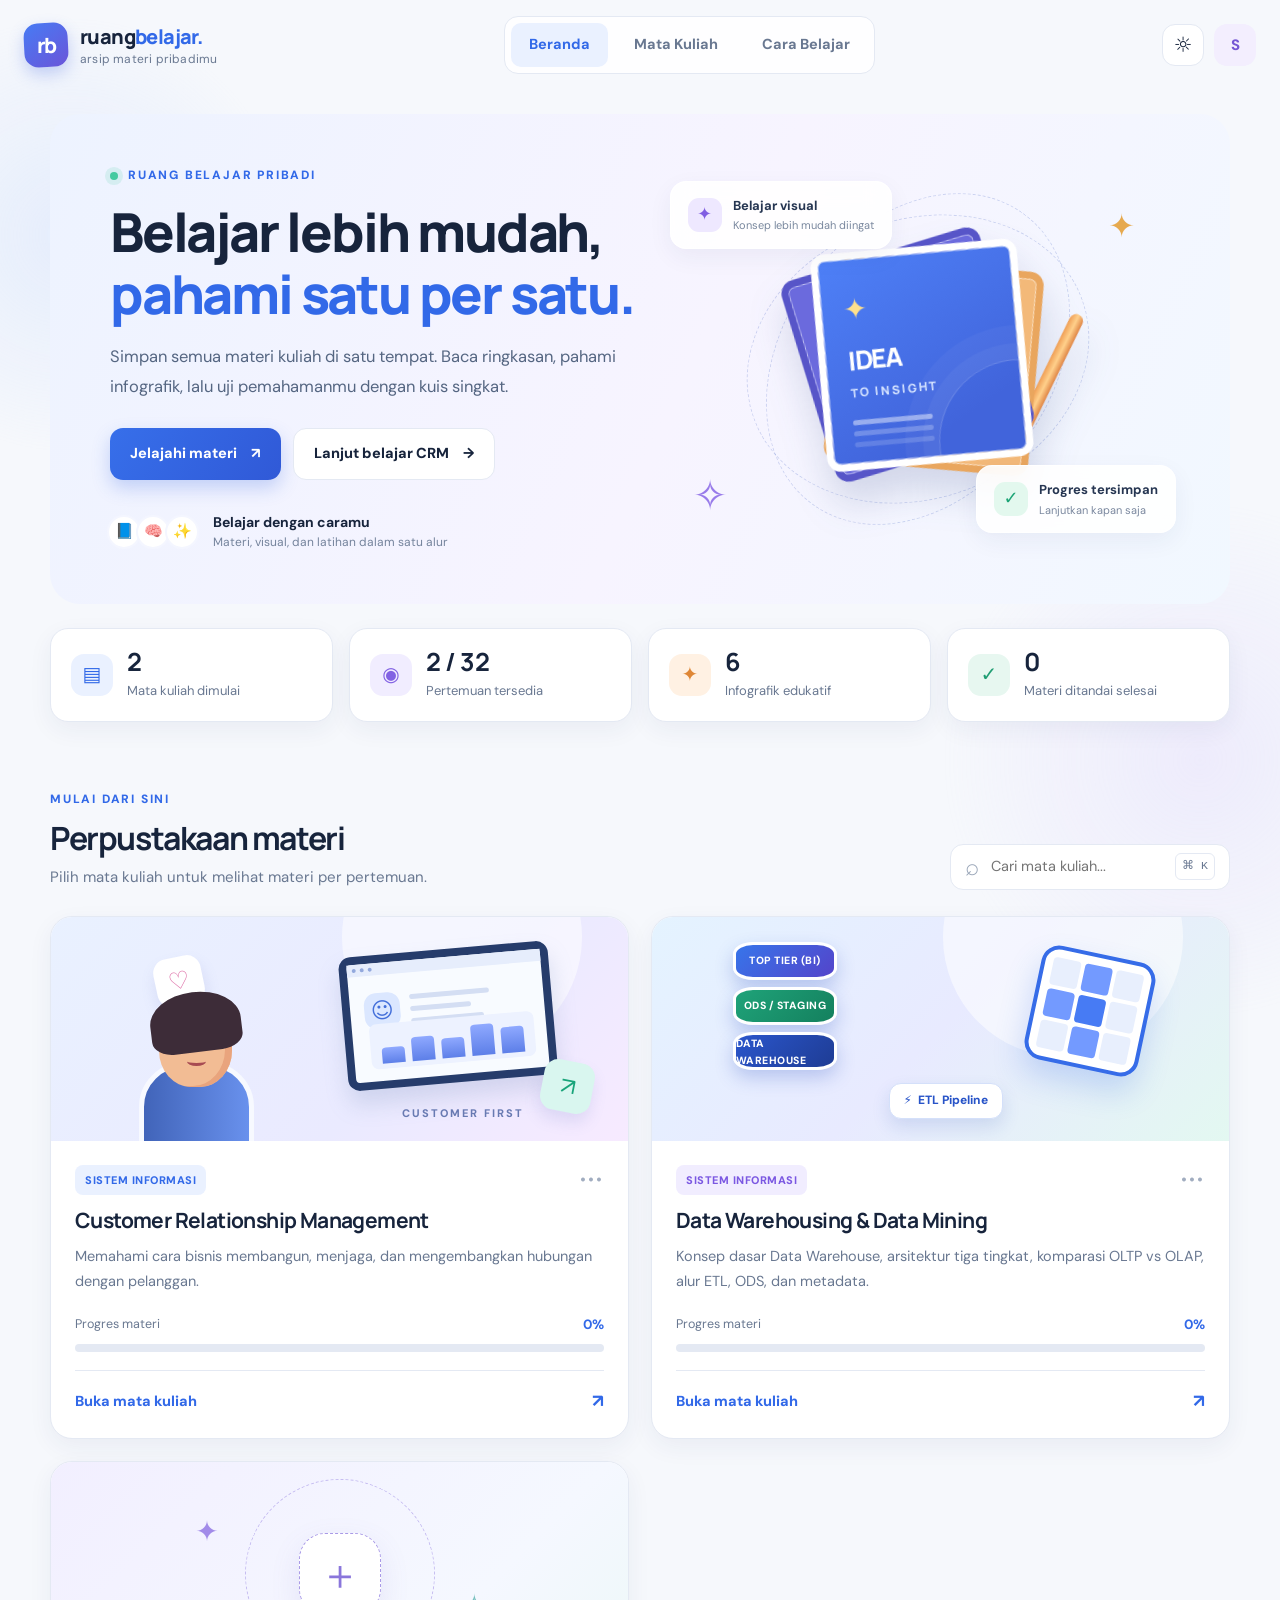
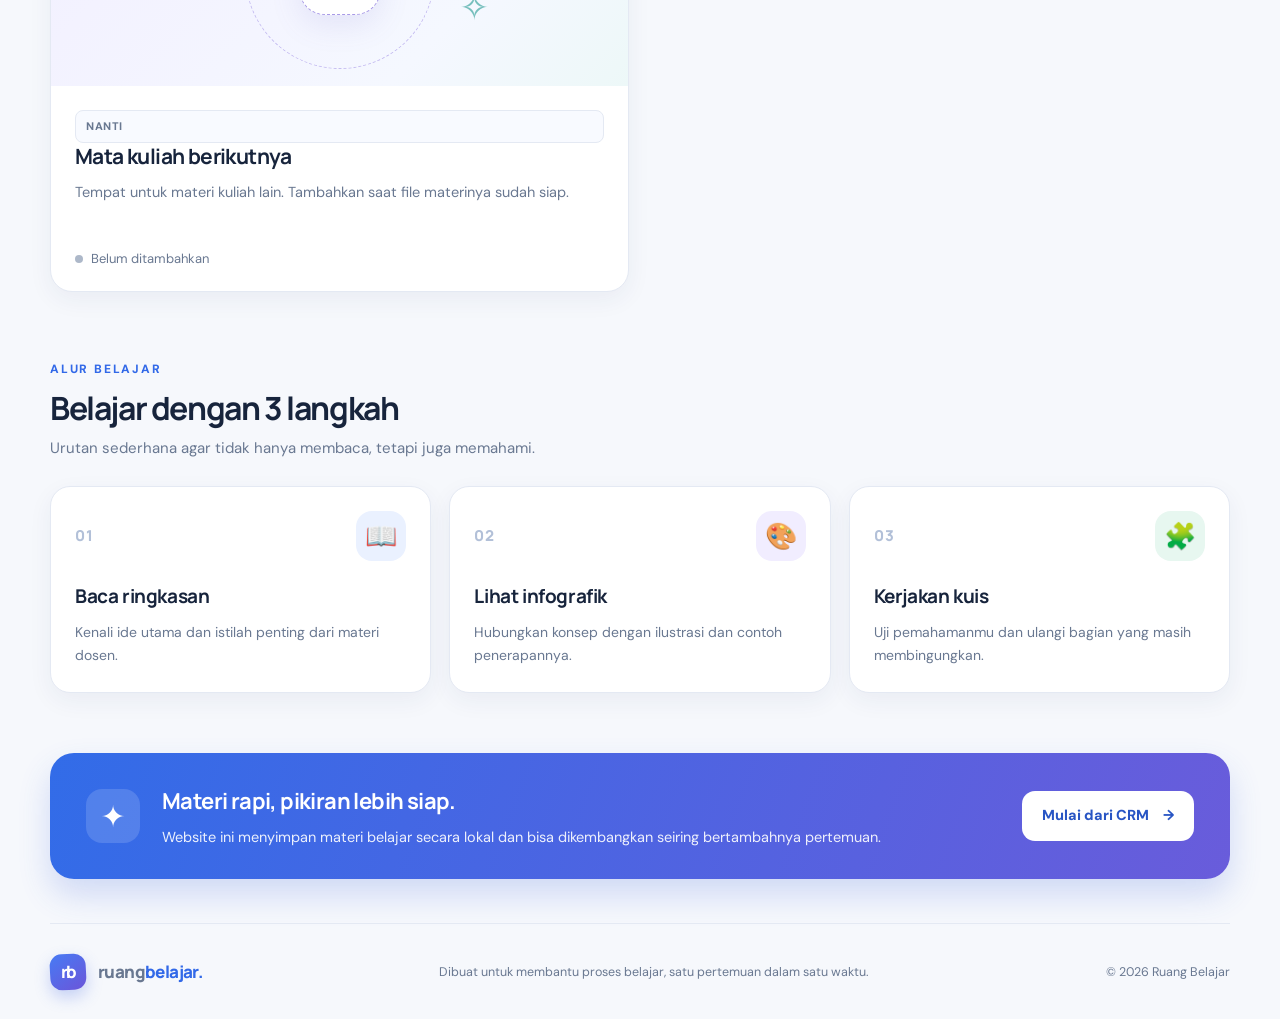
<file: index.html>
<!DOCTYPE html>
<html lang="id">
<head>
  <meta charset="UTF-8" />
  <meta name="viewport" content="width=device-width, initial-scale=1.0" />
  <meta name="theme-color" content="#f5f7fb" />
  <meta name="description" content="Perpustakaan materi kuliah pribadi dengan ringkasan, infografik, dan kuis." />
  <title>Ruang Belajar — Materi Kuliah</title>
  <link rel="stylesheet" href="assets/css/styles.css" />
</head>
<body>
  <div class="ambient ambient-one"></div><div class="ambient ambient-two"></div>
  <header class="site-header">
    <a class="brand" href="index.html" aria-label="Ruang Belajar, beranda">
      <span class="brand-mark"><span>rb</span></span>
      <span class="brand-copy"><strong>ruang<span>belajar.</span></strong><small>arsip materi pribadimu</small></span>
    </a>
    <nav class="top-nav" aria-label="Navigasi utama">
      <a class="active" href="index.html">Beranda</a>
      <a href="#daftar-mata-kuliah">Mata Kuliah</a>
      <a href="#cara-belajar">Cara Belajar</a>
    </nav>
    <div class="header-actions">
      <button class="icon-button" id="themeToggle" aria-label="Ganti tema" title="Ganti tema">☼</button>
      <a class="avatar" href="#tentang" aria-label="Tentang website">S</a>
    </div>
  </header>

  <main class="page-shell">
    <section class="hero home-hero">
      <div class="hero-copy">
        <div class="eyebrow"><span class="eyebrow-dot"></span> RUANG BELAJAR PRIBADI</div>
        <h1>Belajar lebih mudah,<br /><span>pahami satu per satu.</span></h1>
        <p>Simpan semua materi kuliah di satu tempat. Baca ringkasan, pahami infografik, lalu uji pemahamanmu dengan kuis singkat.</p>
        <div class="hero-buttons">
          <a class="button button-primary" href="#daftar-mata-kuliah">Jelajahi materi <span aria-hidden="true">↗</span></a>
          <a class="button button-quiet" href="mata-kuliah/crm/index.html">Lanjut belajar CRM <span aria-hidden="true">→</span></a>
        </div>
        <div class="hero-proof"><div class="mini-avatars"><span>📘</span><span>🧠</span><span>✨</span></div><span><strong>Belajar dengan caramu</strong><br /><small>Materi, visual, dan latihan dalam satu alur</small></span></div>
      </div>
      <div class="hero-visual" aria-label="Ilustrasi belajar"><div class="visual-orbit orbit-a"></div><div class="visual-orbit orbit-b"></div><div class="floating-note note-top"><span class="note-icon purple">✦</span><span><b>Belajar visual</b><small>Konsep lebih mudah diingat</small></span></div><div class="book-stack"><div class="book book-back"></div><div class="book book-mid"></div><div class="book book-front"><div class="book-spark">✦</div><div class="book-title">IDEA<br /><span>TO INSIGHT</span></div><div class="book-lines"></div></div><div class="pencil"></div></div><div class="floating-note note-bottom"><span class="note-icon mint">✓</span><span><b>Progres tersimpan</b><small>Lanjutkan kapan saja</small></span></div><div class="hero-spark spark-one">✦</div><div class="hero-spark spark-two">✧</div></div>
    </section>

    <section class="stats-grid" aria-label="Ringkasan materi">
      <article class="stat-card"><span class="stat-icon blue">▤</span><div><strong>2</strong><span>Mata kuliah dimulai</span></div><span class="stat-trail">CRM & DW</span></article>
      <article class="stat-card"><span class="stat-icon violet">◉</span><div><strong>2 / 32</strong><span>Pertemuan tersedia</span></div><span class="stat-trail">+ bertahap</span></article>
      <article class="stat-card"><span class="stat-icon orange">✦</span><div><strong>6</strong><span>Infografik edukatif</span></div><span class="stat-trail">Visual belajar</span></article>
      <article class="stat-card"><span class="stat-icon green">✓</span><div><strong id="completedCount">0</strong><span>Materi ditandai selesai</span></div><span class="stat-trail">Progresmu</span></article>
    </section>

    <section class="content-section" id="daftar-mata-kuliah">
      <div class="section-heading"><div><div class="eyebrow">MULAI DARI SINI</div><h2>Perpustakaan materi</h2><p>Pilih mata kuliah untuk melihat materi per pertemuan.</p></div><label class="search-box"><span aria-hidden="true">⌕</span><input id="courseSearch" type="search" placeholder="Cari mata kuliah..." aria-label="Cari mata kuliah" /><kbd>⌘ K</kbd></label></div>
      <div class="course-grid" id="courseGrid">
        <article class="course-card course-featured" data-search="customer relationship management crm pelanggan bisnis komunikasi">
          <div class="course-art crm-art"><div class="art-glow"></div><div class="art-bubble bubble-left">♡</div><div class="art-bubble bubble-right">↗</div><div class="art-screen"><div class="screen-top"><i></i><i></i><i></i></div><div class="screen-avatar">☺</div><div class="screen-lines"><i></i><i></i><i></i></div><div class="screen-chart"><b></b><b></b><b></b><b></b><b></b></div></div><div class="art-person"><div class="person-hair"></div><div class="person-face"><span class="eye eye-a"></span><span class="eye eye-b"></span><span class="smile"></span></div><div class="person-body"></div></div><span class="art-label">CUSTOMER FIRST</span></div>
          <div class="course-card-body"><div class="course-meta"><span class="tag tag-blue">Sistem Informasi</span><span class="course-dots">•••</span></div><h3>Customer Relationship Management</h3><p>Memahami cara bisnis membangun, menjaga, dan mengembangkan hubungan dengan pelanggan.</p><div class="course-progress"><div><span>Progres materi</span><strong id="crmProgressText">0%</strong></div><div class="progress-track"><span id="crmProgressBar" style="width:0%"></span></div></div><a class="course-link" href="mata-kuliah/crm/index.html">Buka mata kuliah <span>↗</span></a></div>
        </article>

        <article class="course-card course-featured" data-search="data warehousing and data mining data warehouse data mining dw dm olap oltp etl ods metadata basis data analitis arsitektur">
          <div class="course-art dw-art">
            <div class="art-glow"></div>
            <div class="dw-art-stack">
              <div class="db-cylinder">TOP TIER (BI)</div>
              <div class="db-cylinder tier-ods">ODS / STAGING</div>
              <div class="db-cylinder tier-dw">DATA WAREHOUSE</div>
            </div>
            <div class="dw-art-cube" title="OLAP Cube Multidimensional">
              <span></span><span></span><span></span>
              <span></span><span></span><span></span>
              <span></span><span></span><span></span>
            </div>
            <div class="dw-etl-badge"><span>⚡</span> ETL Pipeline</div>
          </div>
          <div class="course-card-body">
            <div class="course-meta"><span class="tag tag-purple">Sistem Informasi</span><span class="course-dots">•••</span></div>
            <h3>Data Warehousing & Data Mining</h3>
            <p>Konsep dasar Data Warehouse, arsitektur tiga tingkat, komparasi OLTP vs OLAP, alur ETL, ODS, dan metadata.</p>
            <div class="course-progress">
              <div><span>Progres materi</span><strong id="dwProgressText">0%</strong></div>
              <div class="progress-track"><span id="dwProgressBar" style="width:0%"></span></div>
            </div>
            <a class="course-link" href="mata-kuliah/data-warehousing-data-mining/index.html">Buka mata kuliah <span>↗</span></a>
          </div>
        </article>

        <article class="course-card course-add" data-search="tambah mata kuliah materi berikutnya semester 7">
          <div class="add-illustration"><div class="add-circle">＋</div><span class="add-star star-a">✦</span><span class="add-star star-b">✧</span><div class="add-orbit"></div></div>
          <div class="course-card-body"><span class="tag tag-muted">Nanti</span><h3>Mata kuliah berikutnya</h3><p>Tempat untuk materi kuliah lain. Tambahkan saat file materinya sudah siap.</p><span class="muted-note"><span class="status-dot"></span> Belum ditambahkan</span></div>
        </article>
      </div>
      <div class="empty-state" id="emptySearch" hidden>Tidak ada mata kuliah yang cocok dengan pencarianmu.</div>
    </section>

    <section class="content-section learning-section" id="cara-belajar">
      <div class="section-heading"><div><div class="eyebrow">ALUR BELAJAR</div><h2>Belajar dengan 3 langkah</h2><p>Urutan sederhana agar tidak hanya membaca, tetapi juga memahami.</p></div></div>
      <div class="steps-grid"><article class="step-card"><div class="step-top"><span class="step-number">01</span><span class="step-emoji">📖</span></div><h3>Baca ringkasan</h3><p>Kenali ide utama dan istilah penting dari materi dosen.</p></article><article class="step-card"><div class="step-top"><span class="step-number">02</span><span class="step-emoji">🎨</span></div><h3>Lihat infografik</h3><p>Hubungkan konsep dengan ilustrasi dan contoh penerapannya.</p></article><article class="step-card"><div class="step-top"><span class="step-number">03</span><span class="step-emoji">🧩</span></div><h3>Kerjakan kuis</h3><p>Uji pemahamanmu dan ulangi bagian yang masih membingungkan.</p></article></div>
    </section>

    <section class="bottom-cta" id="tentang"><div class="cta-symbol">✦</div><div><h2>Materi rapi, pikiran lebih siap.</h2><p>Website ini menyimpan materi belajar secara lokal dan bisa dikembangkan seiring bertambahnya pertemuan.</p></div><a class="button button-light" href="mata-kuliah/crm/index.html">Mulai dari CRM <span>→</span></a></section>
    <footer class="site-footer"><a class="brand brand-small" href="index.html"><span class="brand-mark"><span>rb</span></span><span class="brand-copy"><strong>ruang<span>belajar.</span></strong></span></a><p>Dibuat untuk membantu proses belajar, satu pertemuan dalam satu waktu.</p><span>© <span id="year"></span> Ruang Belajar</span></footer>
  </main>
  <script src="assets/js/app.js"></script>
</body>
</html>
</file>
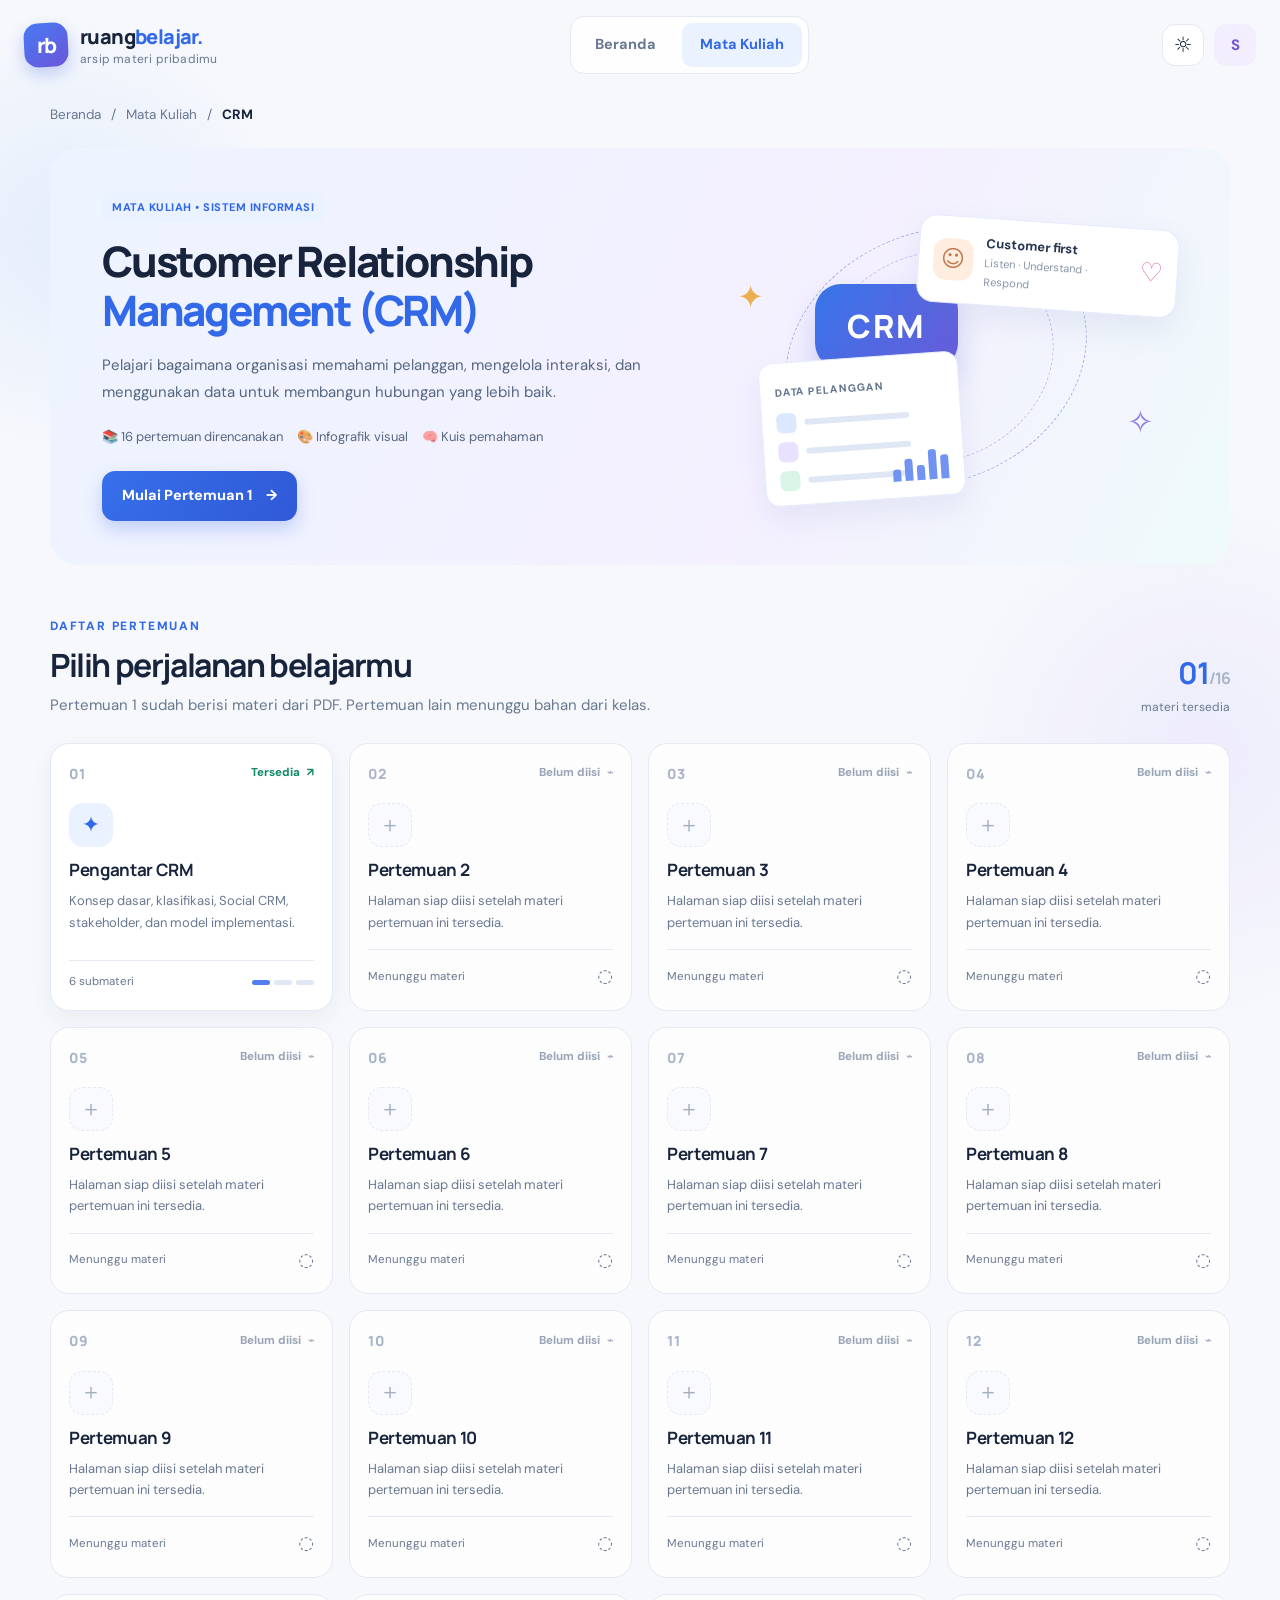
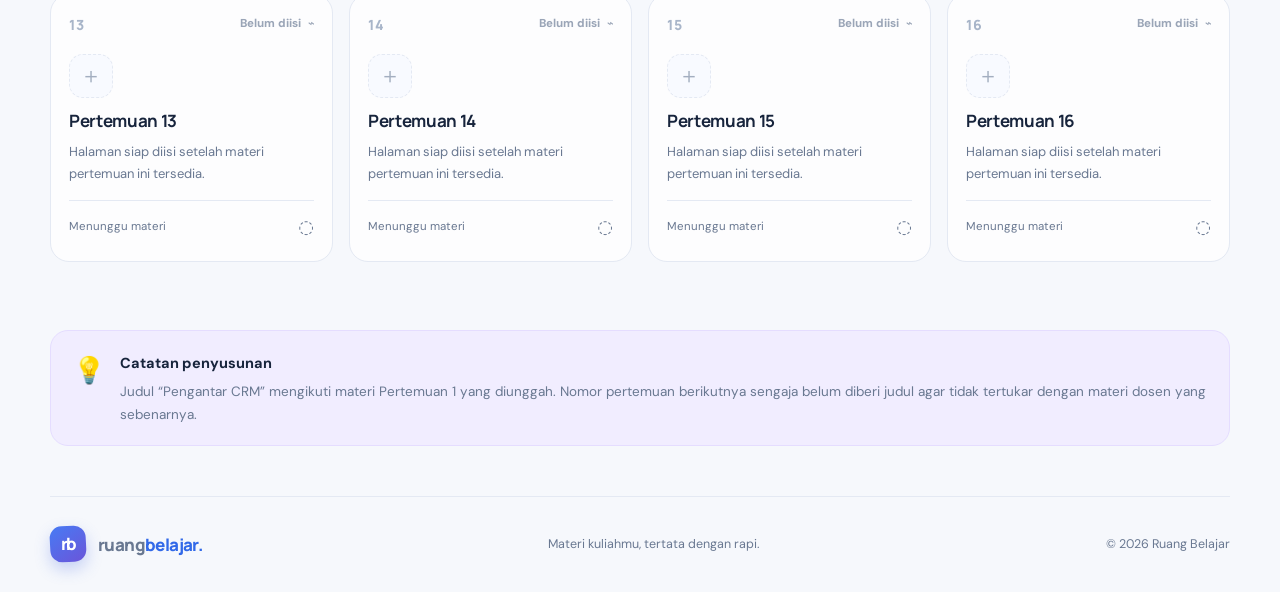
<file: mata-kuliah/crm/index.html>
<!DOCTYPE html>
<html lang="id">
<head>
  <meta charset="UTF-8" /><meta name="viewport" content="width=device-width, initial-scale=1.0" /><meta name="theme-color" content="#f5f7fb" />
  <title>Customer Relationship Management — Ruang Belajar</title><link rel="stylesheet" href="../../assets/css/styles.css" />
</head>
<body class="inner-page"><div class="ambient ambient-one"></div><div class="ambient ambient-two"></div>
  <header class="site-header"><a class="brand" href="../../index.html"><span class="brand-mark"><span>rb</span></span><span class="brand-copy"><strong>ruang<span>belajar.</span></strong><small>arsip materi pribadimu</small></span></a><nav class="top-nav"><a href="../../index.html">Beranda</a><a class="active" href="index.html">Mata Kuliah</a></nav><div class="header-actions"><button class="icon-button" id="themeToggle" aria-label="Ganti tema" title="Ganti tema">☼</button><a class="avatar" href="../../index.html">S</a></div></header>
  <main class="page-shell">
    <div class="breadcrumbs"><a href="../../index.html">Beranda</a><span>/</span><span>Mata Kuliah</span><span>/</span><strong>CRM</strong></div>
    <section class="course-hero-panel"><div class="course-hero-copy"><span class="tag tag-blue">MATA KULIAH • SISTEM INFORMASI</span><h1>Customer Relationship<br /><span>Management (CRM)</span></h1><p>Pelajari bagaimana organisasi memahami pelanggan, mengelola interaksi, dan menggunakan data untuk membangun hubungan yang lebih baik.</p><div class="course-hero-facts"><span>📚 16 pertemuan direncanakan</span><span>🎨 Infografik visual</span><span>🧠 Kuis pemahaman</span></div><a href="pertemuan-1/index.html" class="button button-primary">Mulai Pertemuan 1 <span>→</span></a></div><div class="course-hero-art"><div class="hero-art-ring"></div><div class="hero-customer-card"><div class="customer-avatar">☺</div><div><b>Customer first</b><small>Listen · Understand · Respond</small></div><span class="customer-heart">♡</span></div><div class="crm-cloud">CRM</div><div class="mini-data-card"><span>DATA PELANGGAN</span><div class="data-row"><i></i><b></b></div><div class="data-row"><i></i><b></b></div><div class="data-row"><i></i><b></b></div><div class="mini-bars"><i></i><i></i><i></i><i></i><i></i></div></div><div class="course-art-spark spark-left">✦</div><div class="course-art-spark spark-right">✧</div></div></section>
    <section class="content-section meeting-section"><div class="section-heading"><div><div class="eyebrow">DAFTAR PERTEMUAN</div><h2>Pilih perjalanan belajarmu</h2><p>Pertemuan 1 sudah berisi materi dari PDF. Pertemuan lain menunggu bahan dari kelas.</p></div><div class="meeting-total"><strong>01<span>/16</span></strong><small>materi tersedia</small></div></div>
      <div class="meeting-grid" id="meetingGrid">
        <a class="meeting-card meeting-available" href="pertemuan-1/index.html" data-meeting="1"><div class="meeting-card-top"><span class="meeting-number">01</span><span class="meeting-status available">Tersedia <i>↗</i></span></div><div class="meeting-icon icon-sky">✦</div><h3>Pengantar CRM</h3><p>Konsep dasar, klasifikasi, Social CRM, stakeholder, dan model implementasi.</p><div class="meeting-card-footer"><span>6 submateri</span><span class="mini-progress"><i></i><i></i><i></i></span></div></a>
        <article class="meeting-card meeting-locked" data-meeting="2"><div class="meeting-card-top"><span class="meeting-number">02</span><span class="meeting-status pending">Belum diisi <i>⌁</i></span></div><div class="meeting-icon icon-muted">＋</div><h3>Pertemuan 2</h3><p>Halaman siap diisi setelah materi pertemuan ini tersedia.</p><div class="meeting-card-footer"><span>Menunggu materi</span><span class="lock-symbol">◌</span></div></article>
        <article class="meeting-card meeting-locked" data-meeting="3"><div class="meeting-card-top"><span class="meeting-number">03</span><span class="meeting-status pending">Belum diisi <i>⌁</i></span></div><div class="meeting-icon icon-muted">＋</div><h3>Pertemuan 3</h3><p>Halaman siap diisi setelah materi pertemuan ini tersedia.</p><div class="meeting-card-footer"><span>Menunggu materi</span><span class="lock-symbol">◌</span></div></article>
        <article class="meeting-card meeting-locked" data-meeting="4"><div class="meeting-card-top"><span class="meeting-number">04</span><span class="meeting-status pending">Belum diisi <i>⌁</i></span></div><div class="meeting-icon icon-muted">＋</div><h3>Pertemuan 4</h3><p>Halaman siap diisi setelah materi pertemuan ini tersedia.</p><div class="meeting-card-footer"><span>Menunggu materi</span><span class="lock-symbol">◌</span></div></article>
        <article class="meeting-card meeting-locked" data-meeting="5"><div class="meeting-card-top"><span class="meeting-number">05</span><span class="meeting-status pending">Belum diisi <i>⌁</i></span></div><div class="meeting-icon icon-muted">＋</div><h3>Pertemuan 5</h3><p>Halaman siap diisi setelah materi pertemuan ini tersedia.</p><div class="meeting-card-footer"><span>Menunggu materi</span><span class="lock-symbol">◌</span></div></article>
        <article class="meeting-card meeting-locked" data-meeting="6"><div class="meeting-card-top"><span class="meeting-number">06</span><span class="meeting-status pending">Belum diisi <i>⌁</i></span></div><div class="meeting-icon icon-muted">＋</div><h3>Pertemuan 6</h3><p>Halaman siap diisi setelah materi pertemuan ini tersedia.</p><div class="meeting-card-footer"><span>Menunggu materi</span><span class="lock-symbol">◌</span></div></article>
        <article class="meeting-card meeting-locked" data-meeting="7"><div class="meeting-card-top"><span class="meeting-number">07</span><span class="meeting-status pending">Belum diisi <i>⌁</i></span></div><div class="meeting-icon icon-muted">＋</div><h3>Pertemuan 7</h3><p>Halaman siap diisi setelah materi pertemuan ini tersedia.</p><div class="meeting-card-footer"><span>Menunggu materi</span><span class="lock-symbol">◌</span></div></article>
        <article class="meeting-card meeting-locked" data-meeting="8"><div class="meeting-card-top"><span class="meeting-number">08</span><span class="meeting-status pending">Belum diisi <i>⌁</i></span></div><div class="meeting-icon icon-muted">＋</div><h3>Pertemuan 8</h3><p>Halaman siap diisi setelah materi pertemuan ini tersedia.</p><div class="meeting-card-footer"><span>Menunggu materi</span><span class="lock-symbol">◌</span></div></article>
        <article class="meeting-card meeting-locked" data-meeting="9"><div class="meeting-card-top"><span class="meeting-number">09</span><span class="meeting-status pending">Belum diisi <i>⌁</i></span></div><div class="meeting-icon icon-muted">＋</div><h3>Pertemuan 9</h3><p>Halaman siap diisi setelah materi pertemuan ini tersedia.</p><div class="meeting-card-footer"><span>Menunggu materi</span><span class="lock-symbol">◌</span></div></article>
        <article class="meeting-card meeting-locked" data-meeting="10"><div class="meeting-card-top"><span class="meeting-number">10</span><span class="meeting-status pending">Belum diisi <i>⌁</i></span></div><div class="meeting-icon icon-muted">＋</div><h3>Pertemuan 10</h3><p>Halaman siap diisi setelah materi pertemuan ini tersedia.</p><div class="meeting-card-footer"><span>Menunggu materi</span><span class="lock-symbol">◌</span></div></article>
        <article class="meeting-card meeting-locked" data-meeting="11"><div class="meeting-card-top"><span class="meeting-number">11</span><span class="meeting-status pending">Belum diisi <i>⌁</i></span></div><div class="meeting-icon icon-muted">＋</div><h3>Pertemuan 11</h3><p>Halaman siap diisi setelah materi pertemuan ini tersedia.</p><div class="meeting-card-footer"><span>Menunggu materi</span><span class="lock-symbol">◌</span></div></article>
        <article class="meeting-card meeting-locked" data-meeting="12"><div class="meeting-card-top"><span class="meeting-number">12</span><span class="meeting-status pending">Belum diisi <i>⌁</i></span></div><div class="meeting-icon icon-muted">＋</div><h3>Pertemuan 12</h3><p>Halaman siap diisi setelah materi pertemuan ini tersedia.</p><div class="meeting-card-footer"><span>Menunggu materi</span><span class="lock-symbol">◌</span></div></article>
        <article class="meeting-card meeting-locked" data-meeting="13"><div class="meeting-card-top"><span class="meeting-number">13</span><span class="meeting-status pending">Belum diisi <i>⌁</i></span></div><div class="meeting-icon icon-muted">＋</div><h3>Pertemuan 13</h3><p>Halaman siap diisi setelah materi pertemuan ini tersedia.</p><div class="meeting-card-footer"><span>Menunggu materi</span><span class="lock-symbol">◌</span></div></article>
        <article class="meeting-card meeting-locked" data-meeting="14"><div class="meeting-card-top"><span class="meeting-number">14</span><span class="meeting-status pending">Belum diisi <i>⌁</i></span></div><div class="meeting-icon icon-muted">＋</div><h3>Pertemuan 14</h3><p>Halaman siap diisi setelah materi pertemuan ini tersedia.</p><div class="meeting-card-footer"><span>Menunggu materi</span><span class="lock-symbol">◌</span></div></article>
        <article class="meeting-card meeting-locked" data-meeting="15"><div class="meeting-card-top"><span class="meeting-number">15</span><span class="meeting-status pending">Belum diisi <i>⌁</i></span></div><div class="meeting-icon icon-muted">＋</div><h3>Pertemuan 15</h3><p>Halaman siap diisi setelah materi pertemuan ini tersedia.</p><div class="meeting-card-footer"><span>Menunggu materi</span><span class="lock-symbol">◌</span></div></article>
        <article class="meeting-card meeting-locked" data-meeting="16"><div class="meeting-card-top"><span class="meeting-number">16</span><span class="meeting-status pending">Belum diisi <i>⌁</i></span></div><div class="meeting-icon icon-muted">＋</div><h3>Pertemuan 16</h3><p>Halaman siap diisi setelah materi pertemuan ini tersedia.</p><div class="meeting-card-footer"><span>Menunggu materi</span><span class="lock-symbol">◌</span></div></article>
      </div></section>
    <section class="note-panel"><span class="note-panel-icon">💡</span><div><strong>Catatan penyusunan</strong><p>Judul “Pengantar CRM” mengikuti materi Pertemuan 1 yang diunggah. Nomor pertemuan berikutnya sengaja belum diberi judul agar tidak tertukar dengan materi dosen yang sebenarnya.</p></div></section>
    <footer class="site-footer"><a class="brand brand-small" href="../../index.html"><span class="brand-mark"><span>rb</span></span><span class="brand-copy"><strong>ruang<span>belajar.</span></strong></span></a><p>Materi kuliahmu, tertata dengan rapi.</p><span>© <span id="year"></span> Ruang Belajar</span></footer>
  </main><script src="../../assets/js/app.js"></script>
</body></html>
</file>
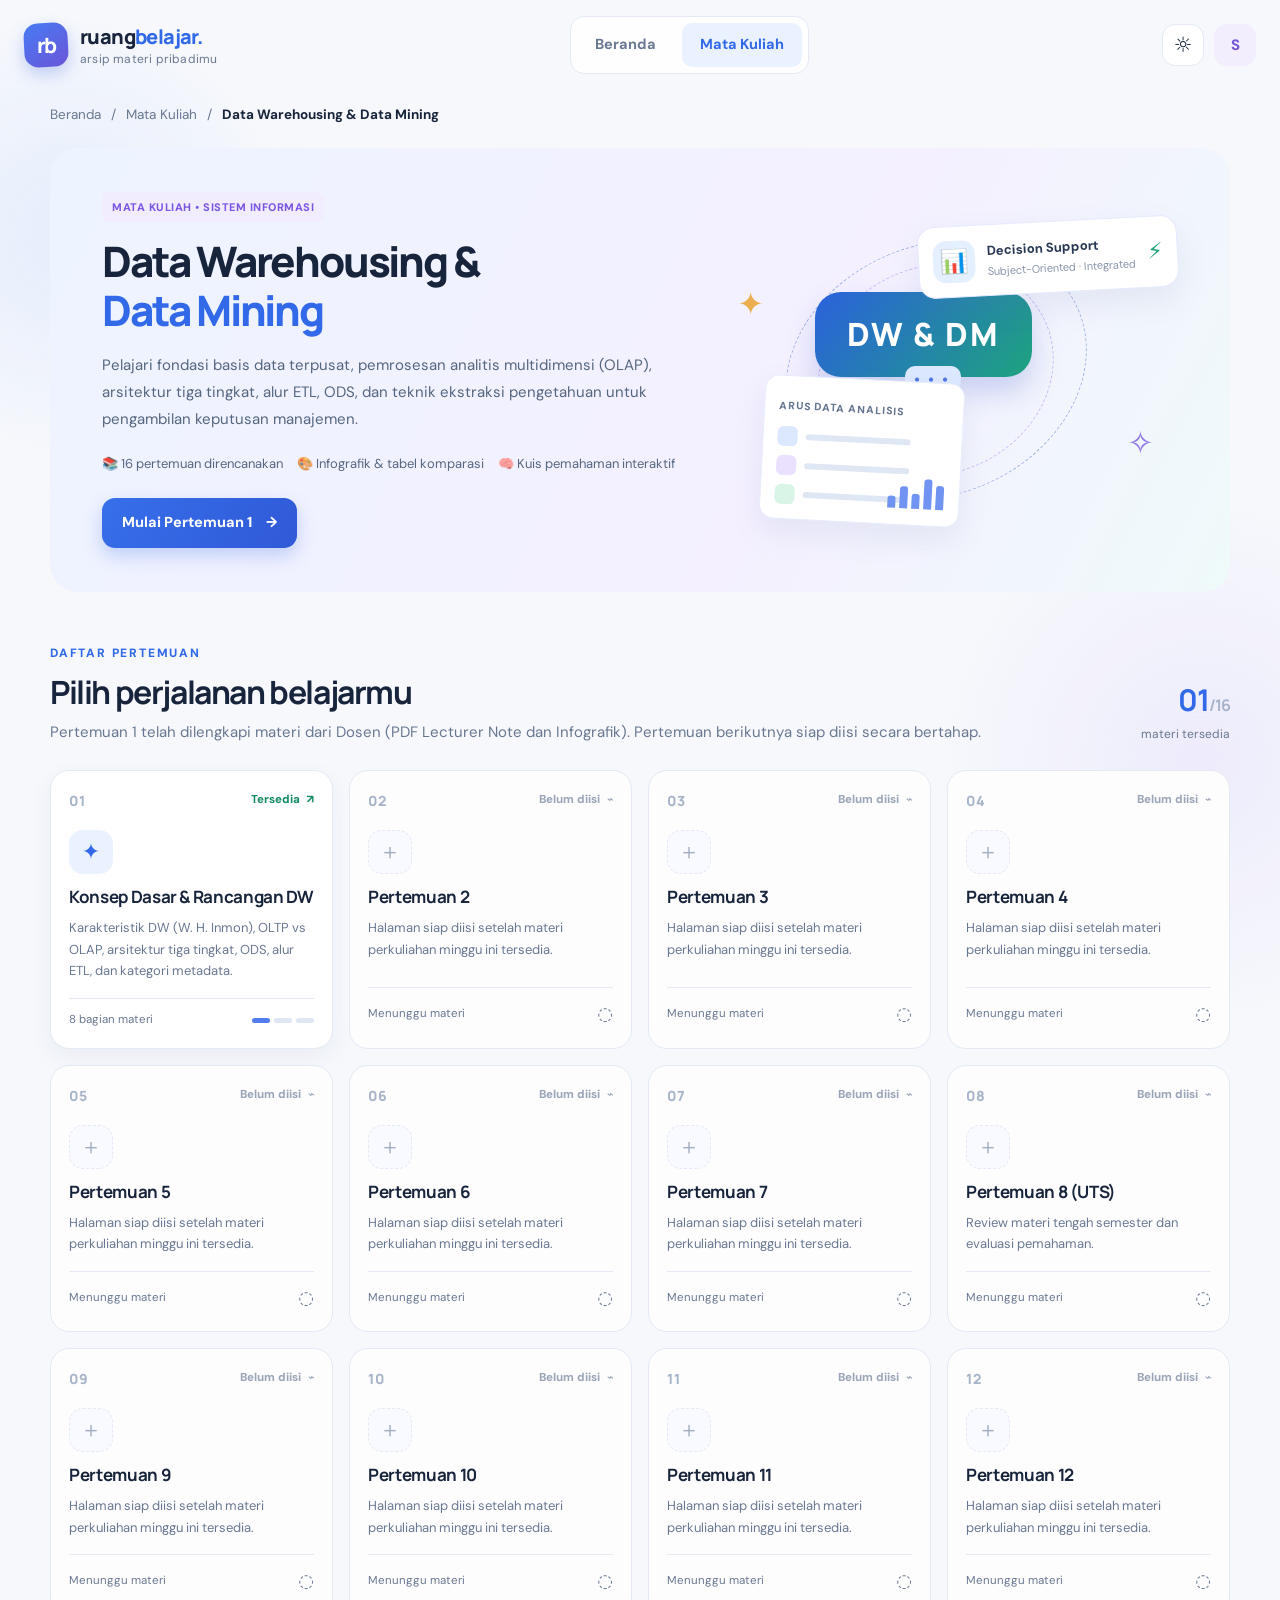
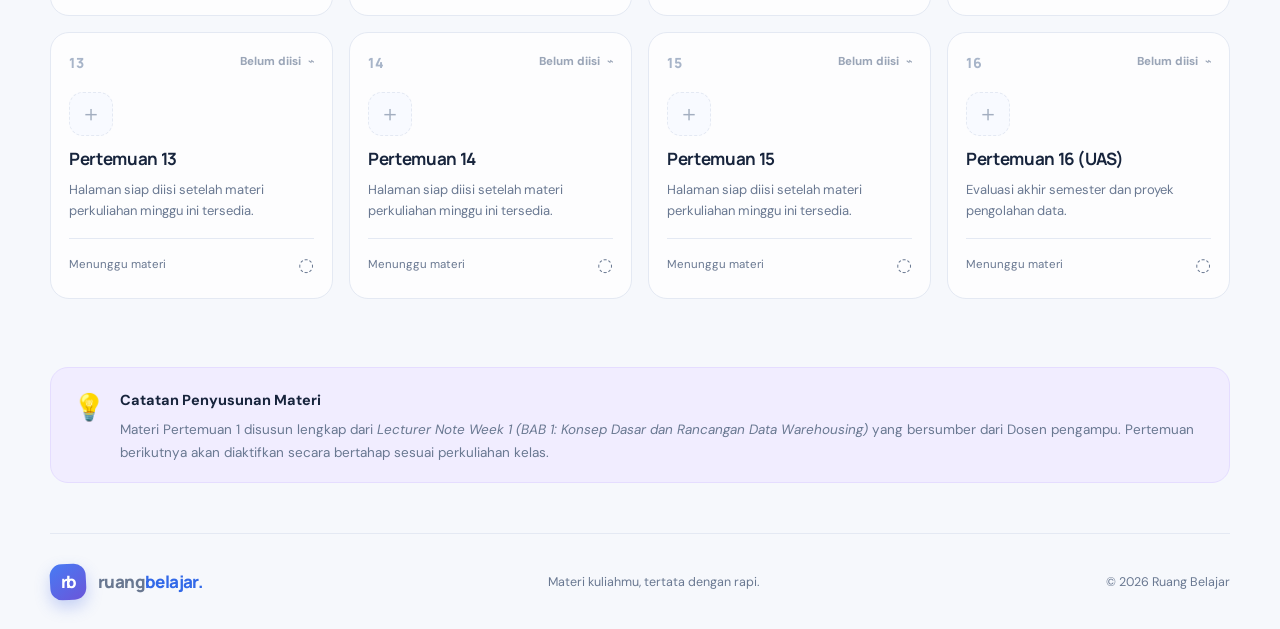
<file: mata-kuliah/data-warehousing-data-mining/index.html>
<!DOCTYPE html>
<html lang="id">
<head>
  <meta charset="UTF-8" />
  <meta name="viewport" content="width=device-width, initial-scale=1.0" />
  <meta name="theme-color" content="#f5f7fb" />
  <meta name="description" content="Mata kuliah Data Warehousing and Data Mining: materi perkuliahan, arsitektur DW, OLAP, ETL, infografik, dan kuis pemahaman." />
  <title>Data Warehousing & Data Mining — Ruang Belajar</title>
  <link rel="stylesheet" href="../../assets/css/styles.css" />
</head>
<body class="inner-page">
  <div class="ambient ambient-one"></div>
  <div class="ambient ambient-two"></div>

  <header class="site-header">
    <a class="brand" href="../../index.html" aria-label="Ruang Belajar, beranda">
      <span class="brand-mark"><span>rb</span></span>
      <span class="brand-copy"><strong>ruang<span>belajar.</span></strong><small>arsip materi pribadimu</small></span>
    </a>
    <nav class="top-nav" aria-label="Navigasi utama">
      <a href="../../index.html">Beranda</a>
      <a class="active" href="index.html">Mata Kuliah</a>
    </nav>
    <div class="header-actions">
      <button class="icon-button" id="themeToggle" aria-label="Ganti tema" title="Ganti tema">☼</button>
      <a class="avatar" href="../../index.html" aria-label="Profil Ruang Belajar">S</a>
    </div>
  </header>

  <main class="page-shell">
    <div class="breadcrumbs">
      <a href="../../index.html">Beranda</a>
      <span>/</span>
      <span>Mata Kuliah</span>
      <span>/</span>
      <strong>Data Warehousing & Data Mining</strong>
    </div>

    <section class="course-hero-panel">
      <div class="course-hero-copy">
        <span class="tag tag-purple">MATA KULIAH • SISTEM INFORMASI</span>
        <h1>Data Warehousing &<br /><span>Data Mining</span></h1>
        <p>Pelajari fondasi basis data terpusat, pemrosesan analitis multidimensi (OLAP), arsitektur tiga tingkat, alur ETL, ODS, dan teknik ekstraksi pengetahuan untuk pengambilan keputusan manajemen.</p>
        <div class="course-hero-facts">
          <span>📚 16 pertemuan direncanakan</span>
          <span>🎨 Infografik & tabel komparasi</span>
          <span>🧠 Kuis pemahaman interaktif</span>
        </div>
        <a href="pertemuan-1/index.html" class="button button-primary">Mulai Pertemuan 1 <span>→</span></a>
      </div>

      <div class="course-hero-art" aria-label="Visual data warehousing">
        <div class="hero-art-ring"></div>
        <div class="dw-cloud">DW &amp; DM</div>
        <div class="hero-customer-card" style="top: 8%; transform: rotate(-3deg);">
          <div class="customer-avatar" style="background:#e4efff; color:#2c63df;">📊</div>
          <div>
            <b>Decision Support</b>
            <small>Subject-Oriented · Integrated</small>
          </div>
          <span style="margin-left: auto; color:#23a37b; font-size:22px;">⚡</span>
        </div>
        <div class="mini-data-card" style="bottom: 7%; transform: rotate(3deg);">
          <span>ARUS DATA ANALISIS</span>
          <div class="data-row"><i></i><b></b></div>
          <div class="data-row"><i></i><b></b></div>
          <div class="data-row"><i></i><b></b></div>
          <div class="mini-bars"><i></i><i></i><i></i><i></i><i></i></div>
        </div>
        <div class="course-art-spark spark-left">✦</div>
        <div class="course-art-spark spark-right">✧</div>
      </div>
    </section>

    <section class="content-section meeting-section">
      <div class="section-heading">
        <div>
          <div class="eyebrow">DAFTAR PERTEMUAN</div>
          <h2>Pilih perjalanan belajarmu</h2>
          <p>Pertemuan 1 telah dilengkapi materi dari Dosen (PDF Lecturer Note dan Infografik). Pertemuan berikutnya siap diisi secara bertahap.</p>
        </div>
        <div class="meeting-total">
          <strong>01<span>/16</span></strong>
          <small>materi tersedia</small>
        </div>
      </div>

      <div class="meeting-grid" id="meetingGrid">
        <a class="meeting-card meeting-available" href="pertemuan-1/index.html" data-meeting="1">
          <div class="meeting-card-top">
            <span class="meeting-number">01</span>
            <span class="meeting-status available">Tersedia <i>↗</i></span>
          </div>
          <div class="meeting-icon icon-sky">✦</div>
          <h3>Konsep Dasar &amp; Rancangan DW</h3>
          <p>Karakteristik DW (W. H. Inmon), OLTP vs OLAP, arsitektur tiga tingkat, ODS, alur ETL, dan kategori metadata.</p>
          <div class="meeting-card-footer">
            <span>8 bagian materi</span>
            <span class="mini-progress"><i></i><i></i><i></i></span>
          </div>
        </a>

        <article class="meeting-card meeting-locked" data-meeting="2">
          <div class="meeting-card-top">
            <span class="meeting-number">02</span>
            <span class="meeting-status pending">Belum diisi <i>⌁</i></span>
          </div>
          <div class="meeting-icon icon-muted">＋</div>
          <h3>Pertemuan 2</h3>
          <p>Halaman siap diisi setelah materi perkuliahan minggu ini tersedia.</p>
          <div class="meeting-card-footer">
            <span>Menunggu materi</span>
            <span class="lock-symbol">◌</span>
          </div>
        </article>

        <article class="meeting-card meeting-locked" data-meeting="3">
          <div class="meeting-card-top">
            <span class="meeting-number">03</span>
            <span class="meeting-status pending">Belum diisi <i>⌁</i></span>
          </div>
          <div class="meeting-icon icon-muted">＋</div>
          <h3>Pertemuan 3</h3>
          <p>Halaman siap diisi setelah materi perkuliahan minggu ini tersedia.</p>
          <div class="meeting-card-footer">
            <span>Menunggu materi</span>
            <span class="lock-symbol">◌</span>
          </div>
        </article>

        <article class="meeting-card meeting-locked" data-meeting="4">
          <div class="meeting-card-top">
            <span class="meeting-number">04</span>
            <span class="meeting-status pending">Belum diisi <i>⌁</i></span>
          </div>
          <div class="meeting-icon icon-muted">＋</div>
          <h3>Pertemuan 4</h3>
          <p>Halaman siap diisi setelah materi perkuliahan minggu ini tersedia.</p>
          <div class="meeting-card-footer">
            <span>Menunggu materi</span>
            <span class="lock-symbol">◌</span>
          </div>
        </article>

        <article class="meeting-card meeting-locked" data-meeting="5">
          <div class="meeting-card-top">
            <span class="meeting-number">05</span>
            <span class="meeting-status pending">Belum diisi <i>⌁</i></span>
          </div>
          <div class="meeting-icon icon-muted">＋</div>
          <h3>Pertemuan 5</h3>
          <p>Halaman siap diisi setelah materi perkuliahan minggu ini tersedia.</p>
          <div class="meeting-card-footer">
            <span>Menunggu materi</span>
            <span class="lock-symbol">◌</span>
          </div>
        </article>

        <article class="meeting-card meeting-locked" data-meeting="6">
          <div class="meeting-card-top">
            <span class="meeting-number">06</span>
            <span class="meeting-status pending">Belum diisi <i>⌁</i></span>
          </div>
          <div class="meeting-icon icon-muted">＋</div>
          <h3>Pertemuan 6</h3>
          <p>Halaman siap diisi setelah materi perkuliahan minggu ini tersedia.</p>
          <div class="meeting-card-footer">
            <span>Menunggu materi</span>
            <span class="lock-symbol">◌</span>
          </div>
        </article>

        <article class="meeting-card meeting-locked" data-meeting="7">
          <div class="meeting-card-top">
            <span class="meeting-number">07</span>
            <span class="meeting-status pending">Belum diisi <i>⌁</i></span>
          </div>
          <div class="meeting-icon icon-muted">＋</div>
          <h3>Pertemuan 7</h3>
          <p>Halaman siap diisi setelah materi perkuliahan minggu ini tersedia.</p>
          <div class="meeting-card-footer">
            <span>Menunggu materi</span>
            <span class="lock-symbol">◌</span>
          </div>
        </article>

        <article class="meeting-card meeting-locked" data-meeting="8">
          <div class="meeting-card-top">
            <span class="meeting-number">08</span>
            <span class="meeting-status pending">Belum diisi <i>⌁</i></span>
          </div>
          <div class="meeting-icon icon-muted">＋</div>
          <h3>Pertemuan 8 (UTS)</h3>
          <p>Review materi tengah semester dan evaluasi pemahaman.</p>
          <div class="meeting-card-footer">
            <span>Menunggu materi</span>
            <span class="lock-symbol">◌</span>
          </div>
        </article>

        <article class="meeting-card meeting-locked" data-meeting="9">
          <div class="meeting-card-top">
            <span class="meeting-number">09</span>
            <span class="meeting-status pending">Belum diisi <i>⌁</i></span>
          </div>
          <div class="meeting-icon icon-muted">＋</div>
          <h3>Pertemuan 9</h3>
          <p>Halaman siap diisi setelah materi perkuliahan minggu ini tersedia.</p>
          <div class="meeting-card-footer">
            <span>Menunggu materi</span>
            <span class="lock-symbol">◌</span>
          </div>
        </article>

        <article class="meeting-card meeting-locked" data-meeting="10">
          <div class="meeting-card-top">
            <span class="meeting-number">10</span>
            <span class="meeting-status pending">Belum diisi <i>⌁</i></span>
          </div>
          <div class="meeting-icon icon-muted">＋</div>
          <h3>Pertemuan 10</h3>
          <p>Halaman siap diisi setelah materi perkuliahan minggu ini tersedia.</p>
          <div class="meeting-card-footer">
            <span>Menunggu materi</span>
            <span class="lock-symbol">◌</span>
          </div>
        </article>

        <article class="meeting-card meeting-locked" data-meeting="11">
          <div class="meeting-card-top">
            <span class="meeting-number">11</span>
            <span class="meeting-status pending">Belum diisi <i>⌁</i></span>
          </div>
          <div class="meeting-icon icon-muted">＋</div>
          <h3>Pertemuan 11</h3>
          <p>Halaman siap diisi setelah materi perkuliahan minggu ini tersedia.</p>
          <div class="meeting-card-footer">
            <span>Menunggu materi</span>
            <span class="lock-symbol">◌</span>
          </div>
        </article>

        <article class="meeting-card meeting-locked" data-meeting="12">
          <div class="meeting-card-top">
            <span class="meeting-number">12</span>
            <span class="meeting-status pending">Belum diisi <i>⌁</i></span>
          </div>
          <div class="meeting-icon icon-muted">＋</div>
          <h3>Pertemuan 12</h3>
          <p>Halaman siap diisi setelah materi perkuliahan minggu ini tersedia.</p>
          <div class="meeting-card-footer">
            <span>Menunggu materi</span>
            <span class="lock-symbol">◌</span>
          </div>
        </article>

        <article class="meeting-card meeting-locked" data-meeting="13">
          <div class="meeting-card-top">
            <span class="meeting-number">13</span>
            <span class="meeting-status pending">Belum diisi <i>⌁</i></span>
          </div>
          <div class="meeting-icon icon-muted">＋</div>
          <h3>Pertemuan 13</h3>
          <p>Halaman siap diisi setelah materi perkuliahan minggu ini tersedia.</p>
          <div class="meeting-card-footer">
            <span>Menunggu materi</span>
            <span class="lock-symbol">◌</span>
          </div>
        </article>

        <article class="meeting-card meeting-locked" data-meeting="14">
          <div class="meeting-card-top">
            <span class="meeting-number">14</span>
            <span class="meeting-status pending">Belum diisi <i>⌁</i></span>
          </div>
          <div class="meeting-icon icon-muted">＋</div>
          <h3>Pertemuan 14</h3>
          <p>Halaman siap diisi setelah materi perkuliahan minggu ini tersedia.</p>
          <div class="meeting-card-footer">
            <span>Menunggu materi</span>
            <span class="lock-symbol">◌</span>
          </div>
        </article>

        <article class="meeting-card meeting-locked" data-meeting="15">
          <div class="meeting-card-top">
            <span class="meeting-number">15</span>
            <span class="meeting-status pending">Belum diisi <i>⌁</i></span>
          </div>
          <div class="meeting-icon icon-muted">＋</div>
          <h3>Pertemuan 15</h3>
          <p>Halaman siap diisi setelah materi perkuliahan minggu ini tersedia.</p>
          <div class="meeting-card-footer">
            <span>Menunggu materi</span>
            <span class="lock-symbol">◌</span>
          </div>
        </article>

        <article class="meeting-card meeting-locked" data-meeting="16">
          <div class="meeting-card-top">
            <span class="meeting-number">16</span>
            <span class="meeting-status pending">Belum diisi <i>⌁</i></span>
          </div>
          <div class="meeting-icon icon-muted">＋</div>
          <h3>Pertemuan 16 (UAS)</h3>
          <p>Evaluasi akhir semester dan proyek pengolahan data.</p>
          <div class="meeting-card-footer">
            <span>Menunggu materi</span>
            <span class="lock-symbol">◌</span>
          </div>
        </article>
      </div>
    </section>

    <section class="note-panel">
      <span class="note-panel-icon">💡</span>
      <div>
        <strong>Catatan Penyusunan Materi</strong>
        <p>Materi Pertemuan 1 disusun lengkap dari <em>Lecturer Note Week 1 (BAB 1: Konsep Dasar dan Rancangan Data Warehousing)</em> yang bersumber dari Dosen pengampu. Pertemuan berikutnya akan diaktifkan secara bertahap sesuai perkuliahan kelas.</p>
      </div>
    </section>

    <footer class="site-footer">
      <a class="brand brand-small" href="../../index.html">
        <span class="brand-mark"><span>rb</span></span>
        <span class="brand-copy"><strong>ruang<span>belajar.</span></strong></span>
      </a>
      <p>Materi kuliahmu, tertata dengan rapi.</p>
      <span>© <span id="year"></span> Ruang Belajar</span>
    </footer>
  </main>

  <script src="../../assets/js/app.js"></script>
</body>
</html>
</file>
<file: assets/css/styles.css>
@import url('https://fonts.googleapis.com/css2?family=DM+Sans:ital,wght@0,400;0,500;0,600;0,700;1,400&family=Manrope:wght@400;500;600;700;800&display=swap');

:root {
  --bg: #f6f8fc;
  --surface: #ffffff;
  --surface-2: #f8faff;
  --text: #17243c;
  --muted: #697891;
  --line: #e4e9f3;
  --blue: #3269e8;
  --blue-dark: #214bb7;
  --blue-soft: #eaf1ff;
  --purple: #8262e3;
  --purple-soft: #f1edff;
  --green: #1f9d72;
  --green-soft: #e7f7f0;
  --orange: #e88d38;
  --orange-soft: #fff3e6;
  --cyan: #0fa4af;
  --cyan-soft: #e4f9fb;
  --shadow: 0 18px 50px rgba(29, 53, 100, 0.08);
  --shadow-sm: 0 8px 24px rgba(29, 53, 100, 0.06);
  --radius: 22px;
  --font: 'DM Sans', system-ui, -apple-system, BlinkMacSystemFont, 'Segoe UI', sans-serif;
  --display: 'Manrope', var(--font);
}

* {
  box-sizing: border-box;
}

html {
  scroll-behavior: smooth;
  scroll-padding-top: 100px;
}

body {
  margin: 0;
  background: var(--bg);
  color: var(--text);
  font-family: var(--font);
  font-size: 16.5px;
  line-height: 1.65;
  overflow-x: hidden;
  -webkit-font-smoothing: antialiased;
}

body.dark {
  --bg: #101827;
  --surface: #192439;
  --surface-2: #1d2a41;
  --text: #edf3ff;
  --muted: #a4b3cc;
  --line: #2b3850;
  --blue-soft: #202f50;
  --purple-soft: #30284c;
  --green-soft: #193d35;
  --orange-soft: #3c2d1d;
  --cyan-soft: #173840;
  --shadow: 0 18px 50px rgba(0, 0, 0, 0.25);
  --shadow-sm: 0 8px 24px rgba(0, 0, 0, 0.16);
}

a {
  color: inherit;
  text-decoration: none;
}

button, input {
  font: inherit;
}

button {
  cursor: pointer;
}

img {
  max-width: 100%;
  display: block;
}

.ambient {
  position: absolute;
  pointer-events: none;
  filter: blur(1px);
  border-radius: 50%;
  z-index: -1;
}

.ambient-one {
  top: 15px;
  left: -150px;
  width: 440px;
  height: 440px;
  background: radial-gradient(circle, rgba(186, 210, 255, 0.28), transparent 70%);
}

.ambient-two {
  top: 500px;
  right: -180px;
  width: 520px;
  height: 520px;
  background: radial-gradient(circle, rgba(212, 198, 255, 0.24), transparent 70%);
}

/* Site Header */
.site-header {
  width: min(1240px, calc(100% - 48px));
  height: 90px;
  margin: 0 auto;
  display: flex;
  align-items: center;
  justify-content: space-between;
  gap: 24px;
  position: relative;
  z-index: 5;
}

.brand {
  display: flex;
  align-items: center;
  gap: 12px;
  flex-shrink: 0;
}

.brand-mark {
  width: 44px;
  height: 44px;
  border-radius: 14px;
  background: linear-gradient(145deg, #477bf4, #6b55d9);
  display: grid;
  place-items: center;
  box-shadow: 0 7px 16px rgba(70, 104, 226, 0.28);
  color: white;
  transform: rotate(-3deg);
}

.brand-mark span {
  font-family: var(--display);
  font-size: 21px;
  font-weight: 800;
  letter-spacing: -2px;
  transform: rotate(3deg);
}

.brand-copy {
  display: flex;
  flex-direction: column;
  line-height: 1.25;
}

.brand-copy strong {
  font-family: var(--display);
  font-size: 20px;
  font-weight: 800;
  letter-spacing: -0.6px;
}

.brand-copy strong span {
  color: var(--blue);
}

.brand-copy small {
  color: var(--muted);
  font-size: 12px;
  letter-spacing: 0.2px;
  margin-top: 3px;
}

.top-nav {
  display: flex;
  align-items: center;
  gap: 8px;
  padding: 6px;
  border: 1px solid var(--line);
  background: color-mix(in srgb, var(--surface) 88%, transparent);
  border-radius: 14px;
}

.top-nav a {
  font-size: 14.5px;
  font-weight: 700;
  color: var(--muted);
  padding: 10px 18px;
  border-radius: 10px;
  transition: 0.2s;
}

.top-nav a:hover,
.top-nav a.active {
  background: var(--blue-soft);
  color: var(--blue);
}

.header-actions {
  display: flex;
  align-items: center;
  gap: 10px;
}

.icon-button, .avatar {
  border: 1px solid var(--line);
  background: var(--surface);
  width: 42px;
  height: 42px;
  border-radius: 13px;
  display: grid;
  place-items: center;
  color: var(--text);
  font-size: 21px;
  transition: transform 0.2s, background 0.2s;
}

.icon-button:hover {
  transform: translateY(-2px);
  background: var(--surface-2);
}

.avatar {
  background: #f3eefe;
  color: #7556d4;
  font-size: 15px;
  font-weight: 800;
  border: 0;
}

.page-shell {
  width: min(1180px, calc(100% - 48px));
  margin: 0 auto;
}

/* Hero Section */
.hero {
  margin-top: 24px;
  border-radius: 30px;
  overflow: hidden;
  position: relative;
  background: linear-gradient(115deg, #edf3ff 0%, #f7f4ff 54%, #f1f8ff 100%);
  min-height: 420px;
  display: grid;
  grid-template-columns: 1.05fr 0.95fr;
  padding: 52px 60px;
  color: #17243c;
}

.dark .hero {
  background: linear-gradient(115deg, #1a2a49 0%, #292444 54%, #182c43 100%);
  color: var(--text);
}

.hero-copy {
  max-width: 560px;
  align-self: center;
  position: relative;
  z-index: 2;
}

.eyebrow {
  display: flex;
  align-items: center;
  gap: 10px;
  font-size: 12px;
  font-weight: 800;
  letter-spacing: 1.8px;
  color: var(--blue);
  margin-bottom: 15px;
}

.eyebrow-dot {
  width: 8px;
  height: 8px;
  border-radius: 50%;
  background: #45caa0;
  box-shadow: 0 0 0 5px rgba(69, 202, 160, 0.15);
}

h1, h2, h3, p {
  margin-top: 0;
}

.hero h1, .course-hero-panel h1, .lesson-hero h1 {
  font-family: var(--display);
  font-size: clamp(36px, 4.2vw, 54px);
  line-height: 1.15;
  letter-spacing: -2.2px;
  margin: 0 0 18px;
  font-weight: 800;
}

.hero h1 span, .course-hero-panel h1 span, .lesson-hero h1 span {
  color: var(--blue);
}

.hero-copy > p {
  max-width: 520px;
  color: #556682;
  line-height: 1.8;
  font-size: 16.5px;
  margin-bottom: 26px;
}

.dark .hero-copy > p {
  color: var(--muted);
}

.hero-buttons {
  display: flex;
  flex-wrap: wrap;
  gap: 12px;
}

.button {
  border: 0;
  border-radius: 13px;
  padding: 13px 20px;
  display: inline-flex;
  align-items: center;
  justify-content: center;
  gap: 14px;
  font-size: 14.5px;
  font-weight: 800;
  transition: transform 0.2s, box-shadow 0.2s, background 0.2s;
  cursor: pointer;
  white-space: nowrap;
}

.button:hover {
  transform: translateY(-2px);
}

.button-primary {
  background: linear-gradient(125deg, #376fea, #3059d7);
  color: #fff;
  box-shadow: 0 8px 18px rgba(53, 99, 225, 0.25);
}

.button-primary:hover {
  box-shadow: 0 12px 24px rgba(53, 99, 225, 0.32);
}

.button-quiet {
  color: var(--text);
  background: var(--surface);
  border: 1px solid var(--line);
}

.button-light {
  background: white;
  color: #2855c4;
}

.hero-proof {
  display: flex;
  align-items: center;
  gap: 14px;
  margin-top: 32px;
}

.mini-avatars {
  display: flex;
  padding-left: 2px;
}

.mini-avatars span {
  width: 34px;
  height: 34px;
  border: 2px solid #f4f6ff;
  border-radius: 50%;
  background: white;
  display: grid;
  place-items: center;
  margin-left: -5px;
  font-size: 15px;
}

.hero-proof > span {
  font-size: 13.5px;
  line-height: 1.45;
}

.hero-proof strong {
  font-size: 14px;
}

.hero-proof small {
  color: #74839c;
  font-size: 12px;
}

/* Hero Visual Art */
.hero-visual {
  position: relative;
  min-height: 330px;
  display: grid;
  place-items: center;
}

.visual-orbit {
  position: absolute;
  left: 50%;
  top: 50%;
  border: 1px dashed rgba(99, 122, 205, 0.28);
  border-radius: 50%;
  transform: translate(-50%, -50%) rotate(-20deg);
}

.orbit-a {
  width: 350px;
  height: 280px;
}

.orbit-b {
  width: 270px;
  height: 360px;
  transform: translate(-50%, -50%) rotate(36deg);
}

.book-stack {
  width: 260px;
  height: 260px;
  position: relative;
  z-index: 1;
  transform: rotate(-9deg);
  filter: drop-shadow(0 23px 18px rgba(50, 74, 135, 0.18));
}

.book {
  position: absolute;
  border-radius: 14px;
  box-shadow: inset 0 0 0 1px rgba(255, 255, 255, 0.6);
}

.book-back {
  width: 205px;
  height: 205px;
  left: 42px;
  top: 37px;
  background: #f3b979;
  transform: rotate(14deg);
  border: 7px solid #e9a65e;
}

.book-mid {
  width: 207px;
  height: 210px;
  left: 17px;
  top: 19px;
  background: #6b6add;
  transform: rotate(-8deg);
  border: 7px solid #5755c8;
}

.book-front {
  width: 207px;
  height: 218px;
  left: 31px;
  top: 18px;
  background: linear-gradient(150deg, #4e80f7, #4164db 78%);
  border: 7px solid #fff;
  color: white;
  padding: 27px 22px;
  transform: rotate(4deg);
  overflow: hidden;
}

.book-front:after {
  content: '';
  position: absolute;
  width: 160px;
  height: 160px;
  border: 1px solid rgba(255, 255, 255, 0.2);
  border-radius: 50%;
  right: -75px;
  bottom: -72px;
  box-shadow: 0 0 0 16px rgba(255, 255, 255, 0.04), 0 0 0 34px rgba(255, 255, 255, 0.035);
}

.book-spark {
  font-size: 29px;
  color: #ffe08d;
}

.book-title {
  font-family: var(--display);
  font-size: 26px;
  font-weight: 800;
  line-height: 1.05;
  letter-spacing: -1px;
  margin-top: 13px;
}

.book-title span {
  font-size: 12px;
  letter-spacing: 2px;
  color: #d6e4ff;
}

.book-lines {
  height: 5px;
  width: 80px;
  border-radius: 9px;
  background: rgba(255, 255, 255, 0.45);
  margin-top: 19px;
  box-shadow: 0 11px rgba(255, 255, 255, 0.24), 0 22px rgba(255, 255, 255, 0.16);
}

.pencil {
  position: absolute;
  right: 0;
  bottom: 12px;
  width: 14px;
  height: 150px;
  border-radius: 8px;
  background: linear-gradient(90deg, #ef9e55, #ffd08b, #df8545);
  transform: rotate(35deg);
  z-index: -1;
}

.floating-note {
  position: absolute;
  z-index: 2;
  display: flex;
  align-items: center;
  gap: 11px;
  padding: 13px 17px;
  border: 1px solid rgba(255, 255, 255, 0.85);
  border-radius: 16px;
  background: rgba(255, 255, 255, 0.9);
  box-shadow: var(--shadow-sm);
  backdrop-filter: blur(12px);
  color: #263652;
  animation: float 5s ease-in-out infinite;
}

.floating-note b {
  display: block;
  font-size: 13px;
}

.floating-note small {
  display: block;
  font-size: 11px;
  color: #79879e;
}

.note-top {
  top: 15px;
  left: 3px;
}

.note-bottom {
  right: -6px;
  bottom: 19px;
  animation-delay: -2.4s;
}

.note-icon {
  width: 34px;
  height: 34px;
  border-radius: 11px;
  display: grid;
  place-items: center;
  font-size: 18px;
}

.note-icon.purple {
  background: #eee8ff;
  color: #805ee2;
}

.note-icon.mint {
  background: #e3f8ee;
  color: #1ba475;
}

.hero-spark {
  position: absolute;
  color: #e6a94e;
  font-size: 32px;
}

.spark-one {
  top: 34px;
  right: 35px;
}

.spark-two {
  bottom: 22px;
  left: 26px;
  color: #987bea;
  font-size: 42px;
}

@keyframes float {
  0%, 100% { transform: translateY(0); }
  50% { transform: translateY(-9px); }
}

/* Stats Section */
.stats-grid {
  display: grid;
  grid-template-columns: repeat(4, 1fr);
  gap: 16px;
  margin: 24px 0 68px;
}

.stat-card {
  display: flex;
  align-items: center;
  gap: 14px;
  position: relative;
  background: var(--surface);
  border: 1px solid var(--line);
  box-shadow: var(--shadow-sm);
  border-radius: 18px;
  padding: 18px 20px;
  min-height: 94px;
  overflow: hidden;
}

.stat-icon {
  flex-shrink: 0;
  width: 42px;
  height: 42px;
  border-radius: 13px;
  display: grid;
  place-items: center;
  font-size: 20px;
}

.stat-icon.blue {
  background: var(--blue-soft);
  color: var(--blue);
}

.stat-icon.violet {
  background: var(--purple-soft);
  color: var(--purple);
}

.stat-icon.orange {
  background: #fff1e3;
  color: #df8736;
}

.stat-icon.green {
  background: var(--green-soft);
  color: var(--green);
}

.stat-card div strong {
  font-family: var(--display);
  display: block;
  font-size: 25px;
  line-height: 1.1;
  letter-spacing: -0.5px;
}

.stat-card div span {
  display: block;
  color: var(--muted);
  font-size: 13px;
  margin-top: 5px;
}

.stat-trail {
  display: none;
  color: var(--muted);
  font-size: 11px;
}

/* Content Sections */
.content-section {
  margin: 0 0 68px;
}

.section-heading {
  display: flex;
  justify-content: space-between;
  align-items: flex-end;
  gap: 25px;
  margin-bottom: 26px;
}

.section-heading .eyebrow {
  margin-bottom: 9px;
}

.section-heading h2 {
  font-family: var(--display);
  font-size: 32px;
  letter-spacing: -1.4px;
  line-height: 1.2;
  margin-bottom: 8px;
}

.section-heading p {
  color: var(--muted);
  font-size: 15px;
  margin-bottom: 0;
}

.search-box {
  display: flex;
  align-items: center;
  gap: 10px;
  padding: 0 14px;
  height: 46px;
  border: 1px solid var(--line);
  background: var(--surface);
  border-radius: 13px;
  min-width: 280px;
  color: #9ba7b9;
}

.search-box > span {
  font-size: 24px;
  line-height: 1;
}

.search-box input {
  min-width: 0;
  width: 100%;
  border: 0;
  outline: 0;
  background: transparent;
  color: var(--text);
  font-size: 14.5px;
}

.search-box kbd {
  font-size: 11.5px;
  border: 1px solid var(--line);
  border-radius: 6px;
  padding: 3px 6px;
  color: var(--muted);
  white-space: nowrap;
}

/* Course Grid */
.course-grid {
  display: grid;
  grid-template-columns: 1fr 1fr;
  gap: 22px;
}

.course-card {
  overflow: hidden;
  border: 1px solid var(--line);
  border-radius: 22px;
  background: var(--surface);
  box-shadow: var(--shadow-sm);
  transition: transform 0.22s, box-shadow 0.22s;
  display: flex;
  flex-direction: column;
}

.course-card:hover {
  transform: translateY(-4px);
  box-shadow: var(--shadow);
}

.course-art {
  height: 224px;
  position: relative;
  overflow: hidden;
}

/* CRM Course Card Art */
.crm-art {
  background: linear-gradient(135deg, #e9f1ff, #eaeaff 62%, #f7eaff);
}

.art-glow {
  position: absolute;
  width: 240px;
  height: 240px;
  border-radius: 50%;
  background: rgba(255, 255, 255, 0.55);
  top: -100px;
  right: 8%;
}

.art-screen {
  position: absolute;
  width: 210px;
  height: 134px;
  right: 13%;
  top: 32px;
  border: 8px solid #263c6b;
  border-radius: 12px;
  background: #f8fbff;
  transform: rotate(-5deg);
  box-shadow: 0 14px 22px #8699c045;
}

.screen-top {
  height: 12px;
  display: flex;
  gap: 4px;
  align-items: center;
  padding-left: 5px;
  background: #e6edfc;
}

.screen-top i {
  width: 4px;
  height: 4px;
  background: #93a9dd;
  border-radius: 50%;
}

.screen-avatar {
  position: absolute;
  left: 14px;
  top: 30px;
  width: 36px;
  height: 36px;
  display: grid;
  place-items: center;
  border-radius: 12px;
  background: #dbe7ff;
  color: #436fda;
  font-size: 22px;
}

.screen-lines {
  position: absolute;
  left: 60px;
  top: 34px;
}

.screen-lines i {
  display: block;
  height: 5px;
  width: 80px;
  background: #d4def3;
  border-radius: 5px;
  margin-bottom: 7px;
}

.screen-lines i:nth-child(2) { width: 61px; }
.screen-lines i:nth-child(3) { width: 73px; }

.screen-chart {
  position: absolute;
  display: flex;
  align-items: flex-end;
  gap: 7px;
  bottom: 12px;
  left: 17px;
  height: 45px;
  width: 165px;
  padding: 5px 11px;
  border-radius: 7px;
  background: #edf2ff;
}

.screen-chart b {
  flex: 1;
  border-radius: 4px 4px 0 0;
  background: linear-gradient(#8fa9ff, #5d7fe8);
  height: 45%;
}

.screen-chart b:nth-child(2) { height: 70%; }
.screen-chart b:nth-child(3) { height: 56%; }
.screen-chart b:nth-child(4) { height: 88%; }
.screen-chart b:nth-child(5) { height: 73%; }

.art-person {
  position: absolute;
  bottom: -4px;
  left: 14%;
  width: 126px;
  height: 175px;
}

.person-body {
  position: absolute;
  bottom: -23px;
  left: 7px;
  width: 115px;
  height: 106px;
  border-radius: 45px 45px 0 0;
  background: linear-gradient(90deg, #4164b9, #6991ed);
  border: 5px solid #f7f9ff;
}

.person-face {
  position: absolute;
  top: 34px;
  left: 27px;
  width: 73px;
  height: 83px;
  border-radius: 45% 45% 44% 44%;
  background: #f2bc94;
  z-index: 1;
  box-shadow: inset -7px -1px #e9a47d;
}

.person-hair {
  position: absolute;
  top: 22px;
  left: 18px;
  width: 91px;
  height: 60px;
  background: #3d2c38;
  border-radius: 50% 50% 24% 24%;
  z-index: 2;
  transform: rotate(-7deg);
}

.person-face .eye {
  position: absolute;
  top: 34px;
  width: 5px;
  height: 7px;
  background: #28354e;
  border-radius: 50%;
  z-index: 3;
}

.eye-a { left: 19px; }
.eye-b { right: 18px; }

.smile {
  position: absolute;
  left: 28px;
  top: 53px;
  width: 19px;
  height: 9px;
  border-bottom: 3px solid #a74b52;
  border-radius: 50%;
  z-index: 3;
}

.art-bubble {
  position: absolute;
  border-radius: 14px;
  box-shadow: 0 9px 15px #6c7cc32a;
  display: grid;
  place-items: center;
  font-size: 24px;
  z-index: 2;
}

.bubble-left {
  left: 18%;
  top: 40px;
  width: 48px;
  height: 48px;
  background: #fff;
  color: #dd6da6;
  transform: rotate(-12deg);
}

.bubble-right {
  right: 6%;
  bottom: 29px;
  width: 51px;
  height: 51px;
  background: #d9f6ef;
  color: #19a47a;
  transform: rotate(11deg);
}

.art-label {
  position: absolute;
  bottom: 19px;
  right: 18%;
  font-size: 11px;
  letter-spacing: 2px;
  color: #687ab2;
  font-weight: 800;
}

/* Data Warehousing & Data Mining Art */
.dw-art {
  background: linear-gradient(135deg, #e4f3ff, #e8eaff 50%, #e3f8f1);
}

.dw-art-stack {
  position: absolute;
  left: 14%;
  top: 25px;
  z-index: 2;
  display: flex;
  flex-direction: column;
  gap: 7px;
}

.db-cylinder {
  width: 104px;
  height: 38px;
  border-radius: 20px / 12px;
  background: linear-gradient(135deg, #3775ea, #5444ca);
  border: 3px solid #ffffff;
  box-shadow: 0 8px 18px rgba(45, 80, 190, 0.25);
  position: relative;
  display: grid;
  place-items: center;
  color: white;
  font-size: 10.5px;
  font-weight: 800;
  letter-spacing: 0.5px;
}

.db-cylinder.tier-ods {
  background: linear-gradient(135deg, #1fa379, #14805e);
}

.db-cylinder.tier-dw {
  background: linear-gradient(135deg, #2b56cc, #1e3c94);
}

.dw-art-cube {
  position: absolute;
  right: 14%;
  top: 36px;
  width: 116px;
  height: 116px;
  border-radius: 18px;
  background: #ffffff;
  border: 4px solid #366ce8;
  box-shadow: 0 16px 30px rgba(54, 108, 232, 0.22);
  transform: rotate(12deg);
  display: grid;
  grid-template-columns: repeat(3, 1fr);
  grid-template-rows: repeat(3, 1fr);
  gap: 4px;
  padding: 8px;
  z-index: 2;
}

.dw-art-cube span {
  border-radius: 4px;
  background: #e8effd;
  display: block;
}

.dw-art-cube span:nth-child(2),
.dw-art-cube span:nth-child(4),
.dw-art-cube span:nth-child(8) {
  background: #739aff;
}

.dw-art-cube span:nth-child(5) {
  background: #477bf4;
}

.dw-etl-badge {
  position: absolute;
  left: 41%;
  bottom: 22px;
  background: #ffffff;
  border: 1px solid #d4e0fa;
  border-radius: 12px;
  padding: 7px 14px;
  font-size: 12px;
  font-weight: 800;
  color: #2854c8;
  box-shadow: 0 8px 18px rgba(35, 75, 180, 0.14);
  z-index: 3;
  display: flex;
  align-items: center;
  gap: 6px;
}

/* Course Card Body */
.course-card-body {
  padding: 24px 24px 22px;
  display: flex;
  flex-direction: column;
  flex: 1;
}

.course-meta {
  display: flex;
  align-items: center;
  justify-content: space-between;
  margin-bottom: 12px;
}

.tag {
  font-size: 11px;
  letter-spacing: 0.5px;
  font-weight: 800;
  text-transform: uppercase;
  display: inline-flex;
  align-items: center;
  border-radius: 8px;
  padding: 6px 10px;
}

.tag-blue {
  color: #3269e8;
  background: var(--blue-soft);
}

.tag-purple {
  color: #7b58e2;
  background: var(--purple-soft);
}

.tag-green {
  color: #178d66;
  background: var(--green-soft);
}

.tag-cyan {
  color: #0b8e98;
  background: var(--cyan-soft);
}

.tag-orange {
  color: #ce7522;
  background: var(--orange-soft);
}

.tag-muted {
  color: var(--muted);
  background: var(--surface-2);
  border: 1px solid var(--line);
}

.course-dots {
  letter-spacing: 2px;
  color: #a1adc0;
}

.course-card h3 {
  font-family: var(--display);
  font-size: 21px;
  letter-spacing: -0.6px;
  margin-bottom: 10px;
  line-height: 1.3;
}

.course-card p {
  font-size: 14.5px;
  color: var(--muted);
  line-height: 1.7;
  min-height: 48px;
  margin-bottom: 20px;
}

.course-progress {
  padding-bottom: 18px;
  border-bottom: 1px solid var(--line);
  margin-top: auto;
}

.course-progress > div:first-child,
.meter-label {
  display: flex;
  justify-content: space-between;
  align-items: center;
  font-size: 12.5px;
  color: var(--muted);
  margin-bottom: 8px;
}

.course-progress strong {
  color: var(--blue);
  font-size: 13.5px;
}

.progress-track {
  height: 8px;
  border-radius: 8px;
  background: var(--line);
  overflow: hidden;
}

.progress-track span {
  height: 100%;
  display: block;
  background: linear-gradient(90deg, #3c77f2, #8a70e7);
  border-radius: 8px;
  transition: width 0.35s;
}

.course-link {
  display: flex;
  align-items: center;
  justify-content: space-between;
  padding-top: 16px;
  color: var(--blue);
  font-size: 14.5px;
  font-weight: 800;
}

.course-link span {
  font-size: 18px;
}

/* Course Add Card */
.course-add {
  display: flex;
  flex-direction: column;
}

.add-illustration {
  min-height: 224px;
  display: grid;
  place-items: center;
  position: relative;
  background: linear-gradient(135deg, #f2efff, #f5f8ff 70%, #edf8f8);
  overflow: hidden;
}

.add-circle {
  width: 82px;
  height: 82px;
  border-radius: 26px;
  border: 1px dashed #a99ae7;
  background: #fff;
  color: #8a76db;
  display: grid;
  place-items: center;
  font-size: 42px;
  font-weight: 300;
  box-shadow: 0 11px 30px #7267c51e;
  z-index: 2;
}

.add-orbit {
  position: absolute;
  width: 190px;
  height: 190px;
  border: 1px dashed #c6bdf1;
  border-radius: 50%;
  transform: rotate(25deg);
}

.add-star {
  position: absolute;
  color: #a28be9;
  font-size: 28px;
}

.star-a {
  top: 47px;
  left: 25%;
}

.star-b {
  bottom: 49px;
  right: 24%;
  font-size: 36px;
  color: #76bfbd;
}

.muted-note {
  display: inline-flex;
  align-items: center;
  gap: 8px;
  color: var(--muted);
  font-size: 13px;
}

.status-dot {
  width: 8px;
  height: 8px;
  border-radius: 50%;
  background: #adb8c9;
}

.empty-state {
  margin-top: 16px;
  padding: 24px;
  text-align: center;
  color: var(--muted);
  border: 1px dashed var(--line);
  border-radius: 16px;
  font-size: 15px;
}

/* Steps Grid */
.learning-section {
  margin-bottom: 60px;
}

.steps-grid {
  display: grid;
  grid-template-columns: repeat(3, 1fr);
  gap: 18px;
}

.step-card {
  border: 1px solid var(--line);
  background: var(--surface);
  border-radius: 20px;
  padding: 24px;
  box-shadow: var(--shadow-sm);
}

.step-top {
  display: flex;
  align-items: center;
  justify-content: space-between;
  margin-bottom: 20px;
}

.step-number {
  font-family: var(--display);
  font-weight: 800;
  color: #b2c0d8;
  font-size: 15px;
  letter-spacing: 1px;
}

.step-emoji {
  font-size: 26px;
  width: 50px;
  height: 50px;
  display: grid;
  place-items: center;
  background: var(--blue-soft);
  border-radius: 16px;
}

.step-card:nth-child(2) .step-emoji {
  background: var(--purple-soft);
}

.step-card:nth-child(3) .step-emoji {
  background: var(--green-soft);
}

.step-card h3 {
  font-family: var(--display);
  font-size: 19px;
  letter-spacing: -0.4px;
  margin-bottom: 8px;
}

.step-card p {
  color: var(--muted);
  font-size: 14px;
  line-height: 1.7;
  margin-bottom: 0;
}

/* Bottom CTA */
.bottom-cta {
  padding: 30px 36px;
  background: linear-gradient(110deg, #326ce8, #695cdb);
  border-radius: 24px;
  color: white;
  display: flex;
  align-items: center;
  gap: 22px;
  margin-bottom: 44px;
  box-shadow: 0 16px 32px rgba(57, 93, 220, 0.2);
}

.cta-symbol {
  width: 54px;
  height: 54px;
  border-radius: 16px;
  display: grid;
  place-items: center;
  background: #ffffff25;
  font-size: 30px;
  flex-shrink: 0;
}

.bottom-cta h2 {
  font-family: var(--display);
  font-size: 22px;
  letter-spacing: -0.6px;
  margin-bottom: 6px;
}

.bottom-cta p {
  font-size: 14.5px;
  opacity: 0.9;
  margin-bottom: 0;
}

.bottom-cta .button {
  margin-left: auto;
  flex-shrink: 0;
}

/* Site Footer */
.site-footer {
  min-height: 96px;
  border-top: 1px solid var(--line);
  display: flex;
  align-items: center;
  justify-content: space-between;
  gap: 20px;
  color: var(--muted);
  font-size: 12.5px;
}

.brand-small .brand-mark {
  width: 36px;
  height: 36px;
  border-radius: 12px;
}

.brand-small .brand-mark span {
  font-size: 17px;
}

.brand-small .brand-copy strong {
  font-size: 17px;
}

.site-footer p {
  margin: 0;
  font-size: 12.5px;
}

/* Breadcrumbs */
.breadcrumbs {
  display: flex;
  align-items: center;
  gap: 10px;
  font-size: 13.5px;
  color: var(--muted);
  margin: 14px 0 22px;
  flex-wrap: wrap;
}

.breadcrumbs a:hover {
  color: var(--blue);
}

.breadcrumbs strong {
  font-weight: 700;
  color: var(--text);
}

/* Course Overview Hero */
.course-hero-panel {
  display: grid;
  grid-template-columns: 1.1fr 0.9fr;
  min-height: 360px;
  padding: 44px 52px;
  border-radius: 28px;
  background: linear-gradient(117deg, #edf4ff, #f4f0ff 63%, #effafa);
  color: #17243c;
  overflow: hidden;
  position: relative;
}

.dark .course-hero-panel {
  background: linear-gradient(117deg, #1a2b49, #2b2548 63%, #18353c);
  color: var(--text);
}

.course-hero-copy {
  position: relative;
  z-index: 2;
  align-self: center;
}

.course-hero-copy h1 {
  font-size: 42px;
  margin-top: 15px;
}

.course-hero-copy > p {
  color: #556680;
  max-width: 560px;
  font-size: 15px;
  line-height: 1.8;
  margin-bottom: 20px;
}

.dark .course-hero-copy > p {
  color: var(--muted);
}

.course-hero-facts {
  display: flex;
  flex-wrap: wrap;
  gap: 14px;
  margin-bottom: 24px;
  color: #576780;
  font-size: 13px;
}

.dark .course-hero-facts {
  color: var(--muted);
}

.course-hero-art {
  min-height: 290px;
  position: relative;
  display: grid;
  place-items: center;
}

.hero-art-ring {
  position: absolute;
  width: 310px;
  height: 250px;
  border: 1px dashed #9eaee4;
  border-radius: 50%;
  transform: rotate(-23deg);
}

.hero-art-ring:after {
  content: '';
  position: absolute;
  inset: 20px 34px;
  border: 1px dashed #cab9f4;
  border-radius: 50%;
}

.crm-cloud, .dw-cloud {
  z-index: 2;
  position: absolute;
  left: 25%;
  top: 28%;
  border-radius: 26px;
  padding: 16px 32px;
  background: linear-gradient(130deg, #3775ea, #6a5cda);
  color: #fff;
  font-family: var(--display);
  font-weight: 800;
  font-size: 32px;
  letter-spacing: 2px;
  box-shadow: 0 15px 28px #586ed145;
}

.crm-cloud:after, .dw-cloud:after {
  content: '•••';
  position: absolute;
  bottom: -14px;
  left: calc(50% - 18px);
  background: #dce8ff;
  color: #5277df;
  font-size: 14px;
  letter-spacing: 4px;
  border-radius: 10px;
  padding: 1px 7px;
}

.dw-cloud {
  background: linear-gradient(130deg, #2b61dc, #1ea37e);
}

.hero-customer-card {
  position: absolute;
  z-index: 3;
  top: 9%;
  right: 0;
  width: 260px;
  background: #fff;
  border: 1px solid #e6eaff;
  border-radius: 17px;
  padding: 14px;
  display: flex;
  align-items: center;
  gap: 12px;
  box-shadow: 0 13px 30px #6275ad1c;
  transform: rotate(4deg);
  color: #263652;
}

.customer-avatar {
  width: 42px;
  height: 42px;
  border-radius: 13px;
  background: #ffeedf;
  display: grid;
  place-items: center;
  font-size: 23px;
  color: #c2764d;
}

.hero-customer-card b, .hero-customer-card small {
  display: block;
}

.hero-customer-card b {
  font-size: 13px;
}

.hero-customer-card small {
  font-size: 11px;
  color: #8895aa;
}

.customer-heart {
  margin-left: auto;
  color: #e77bb4;
  font-size: 26px;
}

.mini-data-card {
  position: absolute;
  bottom: 6%;
  left: 14%;
  width: 200px;
  padding: 14px;
  background: #fff;
  box-shadow: 0 13px 30px #6275ad1c;
  border: 1px solid #e7edfd;
  border-radius: 14px;
  transform: rotate(-4deg);
  z-index: 2;
  color: #657590;
}

.mini-data-card > span {
  font-size: 10.5px;
  letter-spacing: 1px;
  font-weight: 800;
}

.data-row {
  display: flex;
  gap: 8px;
  align-items: center;
  margin-top: 9px;
}

.data-row i {
  display: block;
  width: 20px;
  height: 20px;
  border-radius: 6px;
  background: #dbe8ff;
}

.data-row b {
  height: 6px;
  border-radius: 5px;
  width: 105px;
  background: #dfe7f5;
}

.data-row:nth-child(3) i { background: #e9e1ff; }
.data-row:nth-child(4) i { background: #d8f5e8; }

.mini-bars {
  position: absolute;
  right: 15px;
  bottom: 16px;
  height: 34px;
  display: flex;
  align-items: flex-end;
  gap: 4px;
}

.mini-bars i {
  display: block;
  width: 8px;
  height: 35%;
  background: #7193f1;
  border-radius: 3px 3px 0 0;
}

.mini-bars i:nth-child(2) { height: 65%; }
.mini-bars i:nth-child(3) { height: 45%; }
.mini-bars i:nth-child(4) { height: 90%; }
.mini-bars i:nth-child(5) { height: 72%; }

.course-art-spark {
  position: absolute;
  font-size: 32px;
  color: #ebaf50;
}

.spark-left {
  left: 9%;
  top: 24%;
}

.spark-right {
  right: 5%;
  bottom: 22%;
  color: #9179e8;
}

/* Meeting List Section */
.meeting-section {
  margin-top: 52px;
}

.meeting-total {
  text-align: right;
  white-space: nowrap;
}

.meeting-total strong {
  font-family: var(--display);
  font-size: 30px;
  color: var(--blue);
  letter-spacing: -1px;
}

.meeting-total strong span {
  font-size: 16px;
  color: #a6b3ca;
}

.meeting-total small {
  display: block;
  font-size: 12px;
  color: var(--muted);
}

.meeting-grid {
  display: grid;
  grid-template-columns: repeat(4, 1fr);
  gap: 16px;
}

.meeting-card {
  min-height: 240px;
  background: var(--surface);
  border: 1px solid var(--line);
  border-radius: 19px;
  padding: 18px;
  display: flex;
  flex-direction: column;
  box-shadow: var(--shadow-sm);
  transition: 0.2s;
}

.meeting-available:hover {
  transform: translateY(-4px);
  box-shadow: var(--shadow);
  border-color: #b7caff;
}

.meeting-card-top {
  display: flex;
  align-items: center;
  justify-content: space-between;
}

.meeting-number {
  font-family: var(--display);
  font-size: 14px;
  font-weight: 800;
  color: #a8b5c9;
  letter-spacing: 1px;
}

.meeting-status {
  font-size: 11.5px;
  font-weight: 800;
  display: inline-flex;
  gap: 6px;
  align-items: center;
}

.meeting-status.available { color: #148b66; }
.meeting-status.pending { color: #9aa5b7; }

.meeting-icon {
  width: 44px;
  height: 44px;
  border-radius: 14px;
  display: grid;
  place-items: center;
  font-size: 22px;
  margin: 18px 0 12px;
}

.icon-sky {
  background: var(--blue-soft);
  color: var(--blue);
}

.icon-emerald {
  background: var(--green-soft);
  color: var(--green);
}

.icon-muted {
  background: var(--surface-2);
  border: 1px dashed var(--line);
  color: #a3aec0;
}

.meeting-card h3 {
  font-family: var(--display);
  font-size: 17px;
  letter-spacing: -0.35px;
  line-height: 1.35;
  margin-bottom: 8px;
}

.meeting-card p {
  color: var(--muted);
  font-size: 13px;
  line-height: 1.65;
  margin-bottom: 16px;
  flex: 1;
}

.meeting-card-footer {
  border-top: 1px solid var(--line);
  padding-top: 12px;
  display: flex;
  align-items: center;
  justify-content: space-between;
  font-size: 11.5px;
  color: var(--muted);
}

.mini-progress {
  display: flex;
  gap: 4px;
}

.mini-progress i {
  display: block;
  width: 18px;
  height: 5px;
  border-radius: 3px;
  background: #dfe7f5;
}

.mini-progress i:first-child { background: #527df0; }

.lock-symbol {
  font-size: 18px;
}

.meeting-locked {
  background: color-mix(in srgb, var(--surface) 75%, var(--bg));
  box-shadow: none;
}

.note-panel {
  display: flex;
  gap: 15px;
  padding: 18px 22px;
  border: 1px solid #e5ddff;
  background: var(--purple-soft);
  border-radius: 18px;
  margin-bottom: 50px;
}

.note-panel-icon {
  font-size: 26px;
}

.note-panel strong {
  font-size: 14.5px;
}

.note-panel p {
  font-size: 13.5px;
  color: var(--muted);
  line-height: 1.7;
  margin: 5px 0 0;
}

/* Lesson Page Styles */
.lesson-hero {
  background: linear-gradient(110deg, #edf3ff, #f4f1ff 58%, #eff9f7);
  border-radius: 28px;
  overflow: hidden;
  display: grid;
  grid-template-columns: 1.1fr 0.9fr;
  min-height: 340px;
  position: relative;
  color: #17243c;
}

.dark .lesson-hero {
  background: linear-gradient(110deg, #1a2a48, #292443 58%, #183731);
  color: var(--text);
}

.lesson-hero-main {
  padding: 38px 44px;
  position: relative;
  z-index: 2;
  align-self: center;
}

.lesson-tags {
  display: flex;
  gap: 8px;
  margin-bottom: 16px;
}

.lesson-hero h1 {
  font-size: 40px;
  max-width: 600px;
  margin-bottom: 16px;
}

.lesson-hero h1 span {
  display: block;
}

.lesson-hero-main > p {
  max-width: 560px;
  color: #556682;
  font-size: 15.5px;
  line-height: 1.8;
  margin-bottom: 20px;
}

.dark .lesson-hero-main > p {
  color: var(--muted);
}

.lesson-byline {
  display: flex;
  align-items: center;
  gap: 12px;
  margin-bottom: 20px;
}

.byline-icon {
  width: 40px;
  height: 40px;
  display: grid;
  place-items: center;
  background: #fff;
  border-radius: 13px;
  box-shadow: 0 6px 14px #5b79b31c;
  font-size: 18px;
}

.lesson-byline b, .lesson-byline small {
  display: block;
}

.lesson-byline b {
  font-size: 13px;
}

.lesson-byline small {
  font-size: 11.5px;
  color: var(--muted);
}

.lesson-actions {
  display: flex;
  gap: 10px;
  flex-wrap: wrap;
}

.lesson-hero-side {
  position: relative;
  display: grid;
  place-items: center;
  min-height: 330px;
  overflow: hidden;
}

.lesson-orb {
  position: absolute;
  border-radius: 50%;
  filter: blur(1px);
}

.orb-blue {
  width: 300px;
  height: 300px;
  right: 4%;
  top: 0;
  background: radial-gradient(circle at 35% 35%, #d6e4ff 0, #dbe6ff80 45%, transparent 72%);
}

.orb-purple {
  width: 220px;
  height: 220px;
  left: 4%;
  bottom: -30px;
  background: radial-gradient(circle, #e7dfff 0, transparent 72%);
}

.lesson-book {
  position: relative;
  z-index: 2;
  width: 195px;
  height: 240px;
  transform: rotate(7deg);
  border: 7px solid white;
  border-radius: 16px;
  background: linear-gradient(150deg, #497cf0, #5e56cd);
  color: white;
  padding: 24px;
  box-shadow: 0 20px 34px #4e61a932;
}

.lesson-book:before {
  content: '';
  position: absolute;
  left: 14px;
  top: 0;
  bottom: 0;
  width: 2px;
  background: #ffffff42;
}

.lesson-book-icon {
  display: block;
  font-size: 28px;
  color: #fdd68a;
}

.lesson-book > b {
  display: block;
  font-family: var(--display);
  font-size: 34px;
  letter-spacing: 1px;
  margin-top: 12px;
  line-height: 1.1;
}

.lesson-book small {
  font-size: 11px;
  letter-spacing: 1px;
  color: #d9e4ff;
}

.lesson-book-lines {
  margin-top: 26px;
}

.lesson-book-lines i {
  display: block;
  height: 4px;
  border-radius: 5px;
  background: #ffffff8c;
  width: 85%;
  margin-top: 8px;
}

.lesson-book-lines i:nth-child(2) { width: 66%; }
.lesson-book-lines i:nth-child(3) { width: 74%; }

.lesson-sticker {
  position: absolute;
  z-index: 3;
  border: 1px solid #ffffff;
  background: #ffffffed;
  padding: 10px 15px;
  border-radius: 13px;
  box-shadow: 0 10px 20px #53649b1b;
  color: #52638a;
  font-weight: 800;
  font-size: 11.5px;
}

.sticker-one {
  top: 22%;
  left: 4%;
  transform: rotate(-7deg);
}

.sticker-two {
  right: 2%;
  bottom: 17%;
  transform: rotate(5deg);
}

/* Progress Panel */
.lesson-progress-panel {
  margin: 18px 0 30px;
  background: var(--surface);
  border: 1px solid var(--line);
  box-shadow: var(--shadow-sm);
  border-radius: 18px;
  padding: 18px 22px;
  display: flex;
  align-items: center;
  justify-content: space-between;
  gap: 25px;
}

.progress-panel-copy {
  display: flex;
  align-items: center;
  gap: 12px;
}

.progress-check {
  width: 38px;
  height: 38px;
  display: grid;
  place-items: center;
  border-radius: 12px;
  background: var(--green-soft);
  color: var(--green);
  font-weight: 800;
  font-size: 18px;
}

.progress-panel-copy strong {
  font-size: 14.5px;
}

.progress-panel-copy p {
  font-size: 12.5px;
  color: var(--muted);
  margin: 3px 0 0;
}

.progress-panel-meter {
  width: min(380px, 45%);
}

.meter-label {
  font-size: 11.5px;
}

.meter-label strong {
  color: var(--blue);
  font-size: 12.5px;
}

/* Lesson Content Layout */
.lesson-content-layout {
  display: grid;
  grid-template-columns: 236px minmax(0, 1fr);
  gap: 32px;
  align-items: start;
}

.lesson-sidebar {
  position: sticky;
  top: 20px;
  border: 1px solid var(--line);
  border-radius: 18px;
  padding: 16px;
  background: var(--surface);
  box-shadow: var(--shadow-sm);
}

.sidebar-label {
  font-size: 11.5px;
  color: #9aa6ba;
  font-weight: 800;
  letter-spacing: 1.4px;
  padding: 4px 8px 14px;
}

.lesson-toc {
  display: flex;
  flex-direction: column;
  gap: 4px;
}

.toc-link {
  display: flex;
  align-items: center;
  gap: 10px;
  padding: 10px 10px;
  border-radius: 10px;
  color: var(--muted);
  font-size: 13px;
  font-weight: 700;
  line-height: 1.4;
  transition: 0.2s;
}

.toc-link > span {
  display: grid;
  place-items: center;
  width: 26px;
  height: 26px;
  flex-shrink: 0;
  border-radius: 8px;
  background: var(--surface-2);
  border: 1px solid var(--line);
  font-size: 11px;
  color: #8290a9;
}

.toc-link:hover,
.toc-link.active {
  background: var(--blue-soft);
  color: var(--blue);
}

.toc-link.active > span {
  border-color: transparent;
  background: #d4e2ff;
  color: #2e63dc;
}

.toc-quiz {
  margin-top: 10px;
  border-top: 1px solid var(--line);
  padding-top: 14px;
}

.toc-quiz > span {
  background: var(--purple-soft);
  color: var(--purple);
  border-color: transparent;
  font-size: 14px;
}

.sidebar-tip {
  margin-top: 22px;
  padding: 14px;
  background: var(--surface-2);
  border-radius: 13px;
  border: 1px solid var(--line);
}

.sidebar-tip > span {
  font-size: 20px;
}

.sidebar-tip strong {
  display: block;
  font-size: 13px;
  margin: 5px 0;
}

.sidebar-tip p {
  font-size: 12px;
  color: var(--muted);
  line-height: 1.65;
  margin: 0;
}

/* Main Lesson Content */
.lesson-main {
  min-width: 0;
}

.lesson-section {
  background: var(--surface);
  border: 1px solid var(--line);
  border-radius: 22px;
  padding: 28px 30px;
  margin-bottom: 24px;
  box-shadow: var(--shadow-sm);
  scroll-margin-top: 20px;
}

.section-kicker {
  display: flex;
  align-items: center;
  gap: 9px;
  margin-bottom: 12px;
  color: var(--blue);
  font-size: 11.5px;
  font-weight: 800;
  letter-spacing: 1.2px;
}

.section-kicker > span:first-child {
  width: 28px;
  height: 28px;
  border-radius: 9px;
  background: var(--blue-soft);
  display: grid;
  place-items: center;
  font-size: 11.5px;
  letter-spacing: 0;
}

.lesson-section h2 {
  font-family: var(--display);
  font-size: 27px;
  line-height: 1.25;
  letter-spacing: -0.8px;
  margin-bottom: 12px;
}

.lead-text {
  font-size: 15px;
  line-height: 1.85;
  color: #556680;
  margin-bottom: 20px;
}

.dark .lead-text {
  color: var(--muted);
}

.concept-callout {
  display: flex;
  gap: 14px;
  padding: 16px 18px;
  border-radius: 15px;
  background: var(--blue-soft);
  margin: 20px 0 22px;
}

.callout-icon {
  width: 38px;
  height: 38px;
  border-radius: 11px;
  background: var(--surface);
  display: grid;
  place-items: center;
  flex-shrink: 0;
  font-size: 20px;
}

.concept-callout strong {
  font-size: 14px;
}

.concept-callout p {
  font-size: 13.5px;
  color: #556682;
  line-height: 1.75;
  margin: 4px 0 0;
}

.dark .concept-callout p {
  color: var(--muted);
}

/* Quote Callout */
.quote-callout {
  border-left: 4px solid var(--blue);
  background: var(--surface-2);
  padding: 18px 22px;
  border-radius: 0 16px 16px 0;
  margin: 20px 0;
  font-style: italic;
}

.quote-callout p {
  font-size: 15px;
  line-height: 1.75;
  color: var(--text);
  margin-bottom: 8px;
}

.quote-callout cite {
  font-style: normal;
  font-weight: 700;
  font-size: 12.5px;
  color: var(--blue);
}

/* Infographic Frame */
.infographic-frame {
  margin: 24px 0;
  border: 1px solid var(--line);
  border-radius: 16px;
  overflow: hidden;
  background: var(--surface-2);
}

.image-open {
  width: 100%;
  padding: 0;
  border: 0;
  background: transparent;
  display: flex;
  justify-content: center;
  align-items: center;
  overflow: hidden;
}

.image-open img {
  max-width: 100%;
  height: auto;
  transition: transform 0.45s ease;
  cursor: zoom-in;
  display: block;
}

.image-open:hover img {
  transform: scale(1.02);
}

.infographic-frame.card-infographic {
  max-width: 520px;
  margin: 22px auto;
  box-shadow: 0 4px 16px rgba(29, 53, 100, 0.05);
}

.infographic-frame.banner-infographic {
  max-width: 100%;
  margin: 20px 0;
}

.infographic-grid-2 {
  display: grid;
  grid-template-columns: 1fr 1fr;
  gap: 16px;
  margin: 22px 0;
}

@media (max-width: 800px) {
  .infographic-grid-2 {
    grid-template-columns: 1fr;
  }
}

.infographic-frame figcaption {
  display: flex;
  align-items: center;
  gap: 10px;
  flex-wrap: wrap;
  border-top: 1px solid var(--line);
  padding: 12px 16px;
  font-size: 12.5px;
  color: var(--muted);
}

.infographic-frame figcaption > span {
  color: var(--blue);
  background: var(--blue-soft);
  font-size: 11px;
  font-weight: 800;
  border-radius: 6px;
  padding: 4px 8px;
  text-transform: uppercase;
  letter-spacing: 0.4px;
}

.caption-expand {
  margin-left: auto;
  background: transparent;
  border: 0;
  color: var(--blue);
  font-weight: 800;
  font-size: 12.5px;
  padding: 4px 8px;
  border-radius: 6px;
}

.caption-expand:hover {
  background: var(--blue-soft);
}

.lesson-section h3 {
  font-family: var(--display);
  font-size: 18px;
  letter-spacing: -0.35px;
  margin: 24px 0 14px;
}

/* Grids & Cards */
.reason-grid {
  display: grid;
  grid-template-columns: repeat(4, 1fr);
  gap: 12px;
}

.reason-grid article {
  padding: 14px 12px;
  background: var(--surface-2);
  border: 1px solid var(--line);
  border-radius: 14px;
}

.reason-icon {
  width: 36px;
  height: 36px;
  border-radius: 11px;
  display: grid;
  place-items: center;
  font-size: 19px;
  margin-bottom: 10px;
}

.reason-pink { background: #ffebf0; }
.reason-orange { background: #fff0df; }
.reason-green { background: #e1f7ec; }
.reason-purple { background: #f0eaff; }

.reason-grid strong {
  display: block;
  font-size: 13px;
  line-height: 1.4;
}

.reason-grid p {
  color: var(--muted);
  font-size: 12px;
  line-height: 1.6;
  margin: 6px 0 0;
}

.pillars-list {
  display: grid;
  grid-template-columns: 1fr 1fr;
  gap: 10px;
}

.pillars-list > div {
  display: grid;
  grid-template-columns: 32px 1fr;
  align-items: center;
  gap: 0 10px;
  padding: 12px 14px;
  border: 1px solid var(--line);
  border-radius: 12px;
  background: var(--surface-2);
}

.pillars-list > div > span {
  grid-row: span 2;
  width: 28px;
  height: 28px;
  border-radius: 9px;
  display: grid;
  place-items: center;
  background: var(--blue-soft);
  color: var(--blue);
  font-size: 11px;
  font-weight: 800;
}

.pillars-list strong {
  font-size: 13px;
}

.pillars-list small {
  font-size: 11.5px;
  color: var(--muted);
  line-height: 1.45;
}

.mark-done {
  display: flex;
  align-items: center;
  gap: 10px;
  background: transparent;
  border: 1px solid var(--line);
  padding: 11px 16px;
  border-radius: 12px;
  color: var(--muted);
  font-size: 13px;
  font-weight: 800;
  margin-top: 24px;
  transition: 0.2s;
}

.mark-done > span {
  display: grid;
  place-items: center;
  border: 1px solid var(--line);
  width: 22px;
  height: 22px;
  border-radius: 7px;
  font-size: 12px;
}

.mark-done:hover {
  border-color: #8cb0ff;
  color: var(--blue);
}

.mark-done.is-done {
  border-color: #a8e2cd;
  background: var(--green-soft);
  color: #198b67;
}

.mark-done.is-done > span {
  background: #29aa7c;
  color: #fff;
  border-color: #29aa7c;
}

.bullet-cards {
  display: grid;
  grid-template-columns: 1fr 1fr;
  gap: 11px;
}

.bullet-cards article {
  display: flex;
  gap: 12px;
  padding: 14px;
  border: 1px solid var(--line);
  border-radius: 14px;
  background: var(--surface-2);
}

.bullet-cards article > span {
  width: 30px;
  height: 30px;
  display: grid;
  place-items: center;
  flex-shrink: 0;
  border-radius: 9px;
  background: var(--blue-soft);
  color: var(--blue);
  font-size: 11.5px;
  font-weight: 800;
}

.bullet-cards strong {
  font-size: 13.5px;
  display: block;
}

.bullet-cards p {
  font-size: 12.5px;
  color: var(--muted);
  line-height: 1.65;
  margin: 5px 0 0;
}

.case-study {
  padding: 20px;
  border: 1px solid #cfe0ff;
  background: linear-gradient(125deg, #f1f6ff, #fff 90%);
  border-radius: 16px;
  margin-top: 20px;
  color: #243957;
}

.dark .case-study {
  background: linear-gradient(125deg, #1e2e4b, #1b2940);
  color: var(--text);
  border-color: var(--line);
}

.case-top {
  display: flex;
  align-items: center;
  justify-content: space-between;
  gap: 10px;
  flex-wrap: wrap;
}

.case-label {
  font-size: 11px;
  font-weight: 800;
  letter-spacing: 1px;
  color: #6280b5;
}

.case-company {
  font-size: 11.5px;
  font-weight: 800;
  color: #315fc5;
  background: #e2ebff;
  padding: 5px 9px;
  border-radius: 7px;
}

.case-study h3 {
  margin: 12px 0 8px;
  font-size: 17.5px;
}

.case-study p {
  font-size: 13.5px;
  line-height: 1.75;
  color: var(--muted);
  margin-bottom: 14px;
}

.case-outcomes {
  display: flex;
  gap: 10px;
  flex-wrap: wrap;
}

.case-outcomes span {
  font-size: 11.5px;
  border-radius: 8px;
  background: var(--surface);
  border: 1px solid var(--line);
  padding: 7px 10px;
  color: var(--green);
  font-weight: 700;
}

.case-study-green {
  border-color: #c8ecdc;
  background: linear-gradient(125deg, #effbf5, #fff);
}

.case-study-green .case-company {
  background: var(--green-soft);
  color: var(--green);
}

.compare-grid {
  display: grid;
  grid-template-columns: 1fr 1fr;
  gap: 14px;
}

.compare-card {
  border-radius: 16px;
  padding: 20px;
  border: 1px solid var(--line);
}

.compare-blue {
  background: linear-gradient(135deg, var(--blue-soft), var(--surface));
  border-color: #ccdcff;
}

.compare-purple {
  background: linear-gradient(135deg, var(--purple-soft), var(--surface));
  border-color: #dfd2ff;
}

.compare-label {
  font-size: 11px;
  font-weight: 800;
  letter-spacing: 1px;
  color: var(--blue);
}

.compare-purple .compare-label {
  color: var(--purple);
}

.compare-card h3 {
  font-size: 16.5px;
  margin: 8px 0;
}

.compare-card p, .compare-card li {
  font-size: 13px;
  color: var(--muted);
  line-height: 1.7;
}

.compare-card ul {
  padding-left: 20px;
  margin: 12px 0 14px;
}

.compare-example {
  font-size: 12.5px;
  border-top: 1px solid var(--line);
  padding-top: 12px;
  font-weight: 700;
}

.flow-steps {
  display: flex;
  align-items: stretch;
  gap: 8px;
  margin: 20px 0;
}

.flow-steps > div {
  flex: 1;
  background: var(--surface-2);
  border: 1px solid var(--line);
  border-radius: 13px;
  padding: 12px;
  text-align: center;
}

.flow-steps > div > span {
  display: grid;
  place-items: center;
  width: 26px;
  height: 26px;
  border-radius: 8px;
  background: var(--blue-soft);
  color: var(--blue);
  font-weight: 800;
  font-size: 11.5px;
  margin: 0 auto 8px;
}

.flow-steps strong {
  font-size: 12px;
  display: block;
}

.flow-steps p {
  font-size: 11.5px;
  color: var(--muted);
  line-height: 1.55;
  margin: 4px 0 0;
}

.flow-steps > i {
  align-self: center;
  color: #9eabe0;
  font-style: normal;
  font-size: 16px;
}

.stakeholder-grid {
  display: grid;
  grid-template-columns: 1fr 1fr;
  gap: 9px;
}

.stakeholder-grid span {
  border: 1px solid var(--line);
  background: var(--surface-2);
  border-radius: 11px;
  padding: 11px 13px;
  font-size: 12.5px;
}

.industry-list {
  display: grid;
  grid-template-columns: 1fr 1fr;
  gap: 10px;
}

.industry-list > div {
  display: flex;
  gap: 12px;
  border: 1px solid var(--line);
  border-radius: 13px;
  padding: 13px;
  background: var(--surface-2);
}

.industry-list > div > span {
  width: 36px;
  height: 36px;
  display: grid;
  place-items: center;
  background: var(--surface);
  border-radius: 11px;
  flex-shrink: 0;
  font-size: 20px;
}

.industry-list strong {
  font-size: 13.5px;
}

.industry-list p {
  font-size: 12.5px;
  color: var(--muted);
  line-height: 1.6;
  margin: 4px 0 0;
}

/* Models Grid */
.model-grid {
  display: grid;
  grid-template-columns: 1fr 1fr;
  gap: 12px;
}

.model-card {
  padding: 16px;
  border: 1px solid var(--line);
  border-radius: 15px;
  background: var(--surface-2);
}

.model-icon {
  width: 40px;
  height: 40px;
  display: grid;
  place-items: center;
  border-radius: 12px;
  font-size: 20px;
  background: var(--blue-soft);
  margin-bottom: 12px;
}

.model-b { background: var(--green-soft); }
.model-c { background: var(--purple-soft); }
.model-d { background: #fff1e3; }

.model-card > span {
  font-size: 11px;
  font-weight: 800;
  letter-spacing: 1px;
  color: var(--muted);
}

.model-card h3 {
  font-size: 16px;
  margin: 6px 0 3px;
}

.model-card > p {
  font-size: 12.5px;
  color: var(--muted);
  margin-bottom: 12px;
}

.idic-flow {
  display: grid;
  grid-template-columns: 1fr auto 1fr auto 1fr auto 1fr;
  align-items: center;
  gap: 4px;
  margin: 12px 0;
}

.idic-flow span {
  background: var(--blue-soft);
  color: var(--blue);
  font-size: 10px;
  text-align: center;
  font-weight: 800;
  padding: 6px 4px;
  border-radius: 6px;
}

.idic-flow i {
  font-size: 10px;
  font-style: normal;
  color: #a0abc1;
}

.model-card small {
  display: block;
  color: var(--muted);
  font-size: 12px;
  line-height: 1.65;
}

.model-visual-chain {
  display: flex;
  align-items: center;
  justify-content: center;
  gap: 9px;
  margin: 14px 0;
}

.model-visual-chain i {
  font-style: normal;
  padding: 8px 10px;
  border-radius: 8px;
  background: var(--green-soft);
  font-size: 11px;
  font-weight: 800;
  color: var(--green);
}

.model-visual-chain b {
  color: var(--muted);
}

.model-five {
  display: flex;
  gap: 8px;
  margin: 15px 0;
}

.model-five i {
  width: 26px;
  height: 26px;
  display: grid;
  place-items: center;
  background: var(--purple-soft);
  color: var(--purple);
  font-size: 11.5px;
  font-weight: 800;
  font-style: normal;
  border-radius: 8px;
}

.model-visual-people {
  margin: 15px 0;
  display: flex;
  align-items: center;
  gap: 11px;
  color: #df8d3c;
}

.model-visual-people i {
  width: 22px;
  height: 22px;
  border-radius: 50%;
  background: #ffead5;
  display: grid;
  place-items: center;
  font-size: 12px;
  font-style: normal;
}

.model-visual-people b {
  color: var(--muted);
  font-size: 22px;
}

/* =========================================
   Data Warehouse & Data Mining Components
   ========================================= */

/* Table Components */
.table-container {
  overflow-x: auto;
  margin: 24px 0;
  border: 1px solid var(--line);
  border-radius: 16px;
  background: var(--surface);
  box-shadow: var(--shadow-sm);
}

.comparison-table {
  width: 100%;
  border-collapse: collapse;
  text-align: left;
  font-size: 14px;
  line-height: 1.6;
}

.comparison-table th,
.comparison-table td {
  padding: 14px 18px;
  border-bottom: 1px solid var(--line);
}

.comparison-table th {
  background: var(--surface-2);
  font-family: var(--display);
  font-size: 13.5px;
  font-weight: 800;
  color: var(--text);
  letter-spacing: 0.3px;
  white-space: nowrap;
}

.comparison-table th.col-feature {
  width: 22%;
  color: var(--muted);
}

.comparison-table th.col-oltp {
  width: 39%;
  color: #2659d8;
  border-left: 2px solid #e1e9fa;
}

.comparison-table th.col-olap {
  width: 39%;
  color: #8352db;
  border-left: 2px solid #eae2fa;
}

.comparison-table tr:last-child td {
  border-bottom: 0;
}

.comparison-table tr:hover td {
  background: color-mix(in srgb, var(--blue-soft) 40%, transparent);
}

.comparison-table td.cell-feature {
  font-weight: 700;
  color: var(--text);
  white-space: nowrap;
}

.comparison-table td.cell-oltp {
  border-left: 2px solid var(--line);
}

.comparison-table td.cell-olap {
  border-left: 2px solid var(--line);
}

/* Three-Tier Architecture Cards */
.tier-cards {
  display: flex;
  flex-direction: column;
  gap: 14px;
  margin: 22px 0;
}

.tier-card {
  border: 1px solid var(--line);
  border-radius: 16px;
  padding: 18px 22px;
  background: var(--surface-2);
  display: grid;
  grid-template-columns: 140px 1fr;
  gap: 18px;
  align-items: center;
  transition: transform 0.2s;
}

.tier-card:hover {
  transform: translateX(4px);
}

.tier-badge {
  padding: 10px 14px;
  border-radius: 12px;
  text-align: center;
  font-weight: 800;
  font-size: 13px;
}

.tier-top-badge {
  background: linear-gradient(135deg, #e4efff, #d7e6ff);
  color: #2154ce;
  border: 1px solid #b7d1ff;
}

.tier-mid-badge {
  background: linear-gradient(135deg, #f0ebff, #e3d9ff);
  color: #6842cb;
  border: 1px solid #d2c3fc;
}

.tier-bot-badge {
  background: linear-gradient(135deg, #e1f7ec, #c8eedb);
  color: #127954;
  border: 1px solid #a3e0c3;
}

.tier-info h4 {
  margin: 0 0 6px;
  font-family: var(--display);
  font-size: 16px;
}

.tier-info p {
  margin: 0;
  font-size: 13.5px;
  color: var(--muted);
  line-height: 1.6;
}

.tier-tags {
  display: flex;
  flex-wrap: wrap;
  gap: 6px;
  margin-top: 8px;
}

.tier-tags span {
  font-size: 11.5px;
  background: var(--surface);
  border: 1px solid var(--line);
  padding: 3px 8px;
  border-radius: 6px;
  color: var(--muted);
}

/* ETL Workflow Cards */
.etl-grid {
  display: grid;
  grid-template-columns: repeat(3, 1fr);
  gap: 14px;
  margin: 22px 0;
}

.etl-card {
  border: 1px solid var(--line);
  border-radius: 16px;
  padding: 18px;
  background: var(--surface-2);
  position: relative;
}

.etl-card-header {
  display: flex;
  align-items: center;
  gap: 10px;
  margin-bottom: 12px;
}

.etl-card-header .etl-icon {
  width: 36px;
  height: 36px;
  border-radius: 10px;
  display: grid;
  place-items: center;
  font-size: 18px;
}

.etl-blue .etl-icon { background: var(--blue-soft); color: var(--blue); }
.etl-green .etl-icon { background: var(--green-soft); color: var(--green); }
.etl-purple .etl-icon { background: var(--purple-soft); color: var(--purple); }

.etl-card h4 {
  margin: 0;
  font-family: var(--display);
  font-size: 16px;
}

.etl-card p {
  font-size: 13px;
  color: var(--muted);
  line-height: 1.65;
  margin: 0 0 10px;
}

.etl-card ul {
  padding-left: 18px;
  margin: 0;
  font-size: 12.5px;
  color: var(--muted);
  line-height: 1.6;
}

/* Metadata Cards */
.metadata-grid {
  display: grid;
  grid-template-columns: repeat(3, 1fr);
  gap: 14px;
  margin: 20px 0;
}

.metadata-card {
  border: 1px solid var(--line);
  border-radius: 16px;
  padding: 18px;
  background: var(--surface-2);
}

.metadata-card .meta-tag {
  display: inline-block;
  font-size: 11px;
  font-weight: 800;
  letter-spacing: 0.5px;
  padding: 4px 8px;
  border-radius: 6px;
  margin-bottom: 10px;
  text-transform: uppercase;
}

.meta-biz { background: #ede7ff; color: #6d47d9; }
.meta-tech { background: #e0f6ec; color: #16885e; }
.meta-ops { background: #e1efff; color: #2762e3; }

.metadata-card h4 {
  margin: 0 0 6px;
  font-family: var(--display);
  font-size: 16px;
}

.metadata-card p {
  font-size: 13px;
  color: var(--muted);
  line-height: 1.65;
  margin: 0;
}

/* Summary Box */
.summary-box {
  background: linear-gradient(135deg, var(--surface-2), var(--surface));
  border: 1px solid var(--line);
  border-radius: 18px;
  padding: 22px 24px;
  margin: 22px 0;
}

.summary-list {
  padding-left: 22px;
  margin: 12px 0 0;
}

.summary-list li {
  font-size: 14px;
  line-height: 1.75;
  color: var(--text);
  margin-bottom: 8px;
}

/* Discussion List */
.discussion-list {
  display: flex;
  flex-direction: column;
  gap: 12px;
  margin: 20px 0;
}

.discussion-item {
  display: flex;
  gap: 14px;
  align-items: flex-start;
  padding: 14px 18px;
  border: 1px solid var(--line);
  border-radius: 14px;
  background: var(--surface-2);
}

.discussion-num {
  width: 28px;
  height: 28px;
  border-radius: 8px;
  background: var(--blue-soft);
  color: var(--blue);
  font-weight: 800;
  font-size: 12.5px;
  display: grid;
  place-items: center;
  flex-shrink: 0;
  margin-top: 2px;
}

.discussion-item p {
  margin: 0;
  font-size: 14px;
  line-height: 1.65;
  color: var(--text);
}

/* Quiz Section */
.quiz-section {
  background: linear-gradient(155deg, var(--surface), var(--surface-2));
}

.quiz-form {
  margin-top: 22px;
}

.quiz-question {
  border: 1px solid var(--line);
  border-radius: 15px;
  padding: 16px 18px 15px;
  margin: 0 0 14px;
  min-width: 0;
}

.quiz-question legend {
  font-weight: 800;
  font-size: 14px;
  padding: 0 6px 0 0;
  max-width: 100%;
  line-height: 1.6;
}

.quiz-question legend span {
  display: inline-grid;
  place-items: center;
  width: 25px;
  height: 25px;
  background: var(--blue-soft);
  color: var(--blue);
  border-radius: 8px;
  font-size: 12px;
  margin-right: 8px;
}

.quiz-question label {
  display: flex;
  align-items: flex-start;
  gap: 11px;
  padding: 10px 12px;
  border: 1px solid transparent;
  border-radius: 10px;
  color: var(--muted);
  font-size: 13px;
  cursor: pointer;
  margin-top: 4px;
  transition: 0.15s;
}

.quiz-question label:hover {
  background: var(--surface);
  border-color: var(--line);
  color: var(--text);
}

.quiz-question input {
  accent-color: var(--blue);
  margin-top: 3px;
}

.quiz-actions {
  display: flex;
  gap: 10px;
  flex-wrap: wrap;
  margin-top: 20px;
}

.quiz-result {
  padding: 18px 20px;
  border-radius: 14px;
  margin-top: 18px;
  background: var(--blue-soft);
  border: 1px solid #cad9ff;
}

.quiz-result strong {
  display: block;
  font-family: var(--display);
  font-size: 21px;
  color: var(--blue);
  margin-bottom: 5px;
}

.quiz-result p {
  font-size: 13.5px;
  color: var(--muted);
  line-height: 1.65;
  margin: 0;
}

.quiz-result .answer-review {
  margin-top: 12px;
  padding-left: 20px;
}

.answer-review li {
  font-size: 13px;
  color: var(--muted);
  margin: 7px 0;
  line-height: 1.6;
}

.answer-review li b {
  color: var(--text);
}

.next-lesson-panel {
  display: flex;
  align-items: center;
  justify-content: space-between;
  gap: 22px;
  border: 1px solid var(--line);
  background: var(--surface);
  border-radius: 18px;
  padding: 22px 24px;
  margin: 22px 0 30px;
}

.next-lesson-panel h3 {
  font-family: var(--display);
  font-size: 18.5px;
  letter-spacing: -0.4px;
  margin: 8px 0 4px;
}

.next-lesson-panel p {
  color: var(--muted);
  font-size: 13px;
  line-height: 1.7;
  margin: 0;
  max-width: 460px;
}

/* Image Modal */
.image-modal {
  position: fixed;
  inset: 0;
  background: rgba(12, 20, 39, 0.9);
  z-index: 100;
  display: none;
  align-items: center;
  justify-content: center;
  padding: 45px;
}

.image-modal.open {
  display: flex;
}

.image-modal img {
  max-width: min(1280px, 100%);
  max-height: calc(100vh - 80px);
  object-fit: contain;
  border-radius: 10px;
  box-shadow: 0 25px 80px rgba(0, 0, 0, 0.5);
}

.modal-close {
  position: absolute;
  top: 18px;
  right: 24px;
  background: #fff;
  border: 0;
  border-radius: 50%;
  width: 44px;
  height: 44px;
  font-size: 28px;
  color: #1c2740;
  line-height: 1;
  display: grid;
  place-items: center;
  box-shadow: 0 4px 12px rgba(0, 0, 0, 0.2);
}

/* Dark Mode Overrides */
.dark .stat-card,
.dark .course-card,
.dark .step-card,
.dark .meeting-card,
.dark .lesson-sidebar,
.dark .lesson-section,
.dark .lesson-progress-panel,
.dark .next-lesson-panel,
.dark .tier-card,
.dark .etl-card,
.dark .metadata-card,
.dark .table-container,
.dark .discussion-item {
  color: var(--text);
}

.dark .course-art,
.dark .add-illustration {
  filter: brightness(0.85);
}

.dark .floating-note {
  background: #1a2740;
  border-color: #34415a;
  color: #eef3ff;
}

.dark .hero-customer-card,
.dark .mini-data-card {
  background: #1b2940;
  border-color: #32435f;
  color: #edf3ff;
}

.dark .comparison-table th {
  background: #1e2c45;
  color: #e3ebfa;
}

.dark .comparison-table td {
  border-color: #2b3850;
}

.dark .comparison-table td.cell-feature {
  color: #e3ebfa;
}

.dark .quote-callout {
  background: #1b273d;
}

/* Responsive Media Queries */
@media (max-width: 1050px) {
  .site-header { width: calc(100% - 36px); }
  .page-shell { width: calc(100% - 36px); }
  .hero { padding: 42px 38px; }
  .hero h1 { font-size: 44px; }
  .meeting-grid { grid-template-columns: repeat(3, 1fr); }
  .lesson-content-layout { grid-template-columns: 200px minmax(0, 1fr); gap: 20px; }
  .lesson-section { padding: 24px; }
  .course-hero-panel { padding: 36px; }
  .course-hero-copy h1, .lesson-hero h1 { font-size: 36px; }
  .etl-grid, .metadata-grid { grid-template-columns: 1fr; }
}

@media (max-width: 760px) {
  body { font-size: 15.5px; }
  .site-header { height: 76px; width: calc(100% - 28px); gap: 10px; }
  .brand-mark { width: 38px; height: 38px; border-radius: 12px; }
  .brand-copy strong { font-size: 18px; }
  .brand-copy small { font-size: 11px; }
  .top-nav { display: none; }
  .header-actions { margin-left: auto; }
  .icon-button, .avatar { width: 38px; height: 38px; }
  .page-shell { width: calc(100% - 28px); }
  .hero { grid-template-columns: 1fr; min-height: 0; padding: 36px 26px 22px; border-radius: 24px; margin-top: 10px; }
  .hero h1 { font-size: 40px; letter-spacing: -2px; }
  .hero-copy > p { font-size: 14.5px; }
  .hero-visual { min-height: 280px; margin-top: 10px; }
  .book-stack { transform: scale(0.88) rotate(-9deg); }
  .note-top { top: 7px; left: 0; }
  .note-bottom { right: 0; bottom: 8px; }
  .floating-note { padding: 10px 12px; }
  .stats-grid { grid-template-columns: 1fr 1fr; gap: 12px; margin: 16px 0 48px; }
  .stat-card { padding: 15px; gap: 11px; min-height: 84px; }
  .stat-icon { width: 36px; height: 36px; font-size: 18px; }
  .stat-card div strong { font-size: 22px; }
  .stat-card div span { font-size: 12px; }
  .content-section { margin-bottom: 48px; }
  .section-heading { align-items: flex-start; flex-direction: column; gap: 18px; }
  .section-heading h2 { font-size: 28px; }
  .search-box { width: 100%; min-width: 0; }
  .course-grid { grid-template-columns: 1fr; }
  .course-art { height: 210px; }
  .steps-grid { grid-template-columns: 1fr; gap: 12px; }
  .step-card { padding: 18px; }
  .step-top { margin-bottom: 12px; }
  .step-emoji { width: 44px; height: 44px; }
  .bottom-cta { padding: 24px; align-items: flex-start; flex-wrap: wrap; gap: 14px; }
  .bottom-cta > div:nth-child(2) { flex: 1; min-width: 180px; }
  .bottom-cta h2 { font-size: 20px; }
  .bottom-cta p { line-height: 1.65; font-size: 13.5px; }
  .bottom-cta .button { margin-left: 0; width: 100%; }
  .site-footer { padding: 20px 0; display: grid; grid-template-columns: 1fr auto; gap: 12px; font-size: 12px; }
  .site-footer p { grid-column: 1 / -1; grid-row: 2; font-size: 12px; }
  .brand-small { grid-column: 1; grid-row: 1; }
  .site-footer > span { grid-column: 2; grid-row: 1; }
  .course-hero-panel { grid-template-columns: 1fr; padding: 30px 24px 16px; border-radius: 24px; }
  .course-hero-copy h1 { font-size: 33px; letter-spacing: -1.8px; }
  .course-hero-copy > p { font-size: 13.5px; }
  .course-hero-facts { gap: 8px 14px; font-size: 12px; }
  .course-hero-art { min-height: 260px; }
  .hero-art-ring { width: 255px; height: 210px; }
  .crm-cloud, .dw-cloud { left: 20%; top: 31%; font-size: 28px; }
  .hero-customer-card { top: 5%; right: 0; width: 220px; }
  .mini-data-card { left: 8%; bottom: 1%; width: 175px; }
  .meeting-section { margin-top: 38px; }
  .meeting-grid { grid-template-columns: 1fr 1fr; gap: 12px; }
  .meeting-card { padding: 14px; min-height: 220px; }
  .meeting-card h3 { font-size: 15px; }
  .meeting-card p { font-size: 11.5px; }
  .meeting-card-footer { font-size: 10px; }
  .meeting-status { font-size: 10px; }
  .meeting-total { align-self: flex-end; }
  .meeting-total strong { font-size: 26px; }
  .breadcrumbs { font-size: 11.5px; gap: 6px; }
  .lesson-hero { grid-template-columns: 1fr; border-radius: 24px; }
  .lesson-hero-main { padding: 28px 24px 22px; }
  .lesson-hero h1 { font-size: 33px; letter-spacing: -1.8px; }
  .lesson-hero-main > p { font-size: 13.5px; }
  .lesson-hero-side { min-height: 260px; }
  .lesson-book { transform: scale(0.9) rotate(7deg); }
  .lesson-progress-panel { align-items: stretch; flex-direction: column; gap: 14px; padding: 16px; }
  .progress-panel-meter { width: 100%; }
  .lesson-content-layout { grid-template-columns: 1fr; gap: 14px; }
  .lesson-sidebar { position: relative; top: auto; padding: 14px; overflow: hidden; }
  .sidebar-label { padding-bottom: 9px; }
  .lesson-toc { display: grid; grid-template-columns: 1fr 1fr; }
  .toc-link { font-size: 11.5px; padding: 8px 6px; }
  .toc-link > span { width: 22px; height: 22px; font-size: 10px; }
  .toc-quiz { border-top: 0; margin-top: 0; padding-top: 8px; }
  .sidebar-tip { display: none; }
  .lesson-section { padding: 20px 16px; border-radius: 18px; margin-bottom: 15px; }
  .lesson-section h2 { font-size: 24px; }
  .lead-text { font-size: 13px; }
  .reason-grid { grid-template-columns: 1fr 1fr; }
  .reason-grid article { padding: 12px; }
  .reason-grid p { font-size: 11px; }
  .pillars-list { grid-template-columns: 1fr; }
  .bullet-cards { grid-template-columns: 1fr; }
  .compare-grid { grid-template-columns: 1fr; }
  .flow-steps { display: grid; grid-template-columns: 1fr 1fr; gap: 8px; }
  .flow-steps > i { display: none; }
  .stakeholder-grid, .industry-list, .model-grid { grid-template-columns: 1fr; }
  .tier-card { grid-template-columns: 1fr; gap: 10px; }
  .next-lesson-panel { align-items: flex-start; flex-direction: column; padding: 18px; }
  .image-modal { padding: 20px; }
  .image-modal img { max-height: calc(100vh - 60px); }
  .modal-close { top: 12px; right: 14px; width: 40px; height: 40px; }
}

@media (max-width: 390px) {
  .brand-copy small { display: none; }
  .hero h1 { font-size: 35px; }
  .hero-buttons .button { width: 100%; }
  .meeting-grid { grid-template-columns: 1fr; }
  .meeting-card { min-height: 195px; }
  .meeting-card p { font-size: 12px; }
  .course-hero-copy h1, .lesson-hero h1 { font-size: 29px; }
  .lesson-actions .button { width: 100%; }
  .lesson-toc { grid-template-columns: 1fr; }
  .stat-card { padding: 12px; }
}

@media (prefers-reduced-motion: reduce) {
  *, *::before, *::after {
    scroll-behavior: auto !important;
    animation: none !important;
    transition: none !important;
  }
}
</file>
